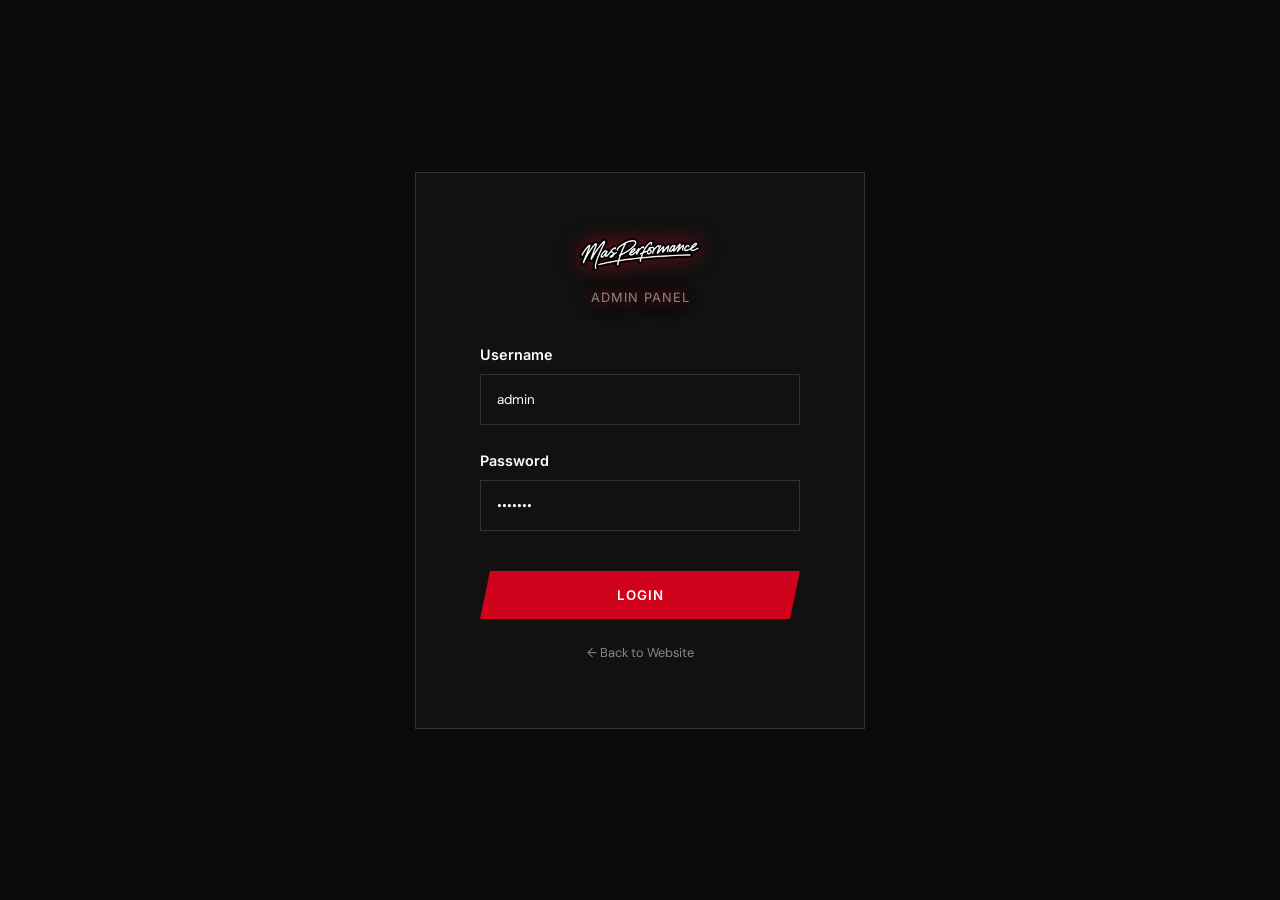
<file: admin/index.html>
<!DOCTYPE html>
<html lang="en">
<head>
  <meta charset="UTF-8">
  <meta name="viewport" content="width=device-width, initial-scale=1.0">
  <title>Admin Login | Mas Performance</title>
  <link href="https://fonts.googleapis.com/css2?family=DM+Sans:ital,wght@0,400;0,500;0,700;1,400&family=Inter:wght@400;600;700;900&display=swap" rel="stylesheet">
  <link rel="stylesheet" href="../css/style.css">
  <link rel="stylesheet" href="../css/admin.css?v=1.3">
</head>
<body class="login-body">

  <div class="login-card">
    <div class="logo admin-logo" style="border:none; padding:0; text-align:center; margin-bottom: 2rem;"><img src="../assets/images/MasPerformance.svg" alt="Mas Performance" style="height: 35px; width: auto; filter: drop-shadow(0 0 10px rgba(208, 2, 27, 0.5));"><br><span style="font-size:0.8rem; color:var(--text-muted); font-weight:400; letter-spacing:1px;">Admin Panel</span></div>
    
    <div id="login-err" style="display:none; color: var(--accent-color); text-align:center; margin-bottom: 1rem; font-size: 0.9rem;">Invalid credentials</div>

    <form id="login-form">
      <div class="form-group">
        <label>Username</label>
        <input type="text" id="username" class="form-control" value="admin" required>
      </div>
      <div class="form-group">
        <label>Password</label>
        <input type="password" id="password" class="form-control" value="mas2025" required>
      </div>
      <button type="submit" class="btn btn-primary" style="width: 100%; margin-top: 1rem;">Login</button>
    </form>
    <div style="text-align: center; margin-top: 1.5rem; font-size: 0.8rem; color: var(--text-muted);">
      <a href="../index.html">← Back to Website</a>
    </div>
  </div>

  <script src="../js/admin.js?v=1.3"></script>
</body>
</html>
</file>
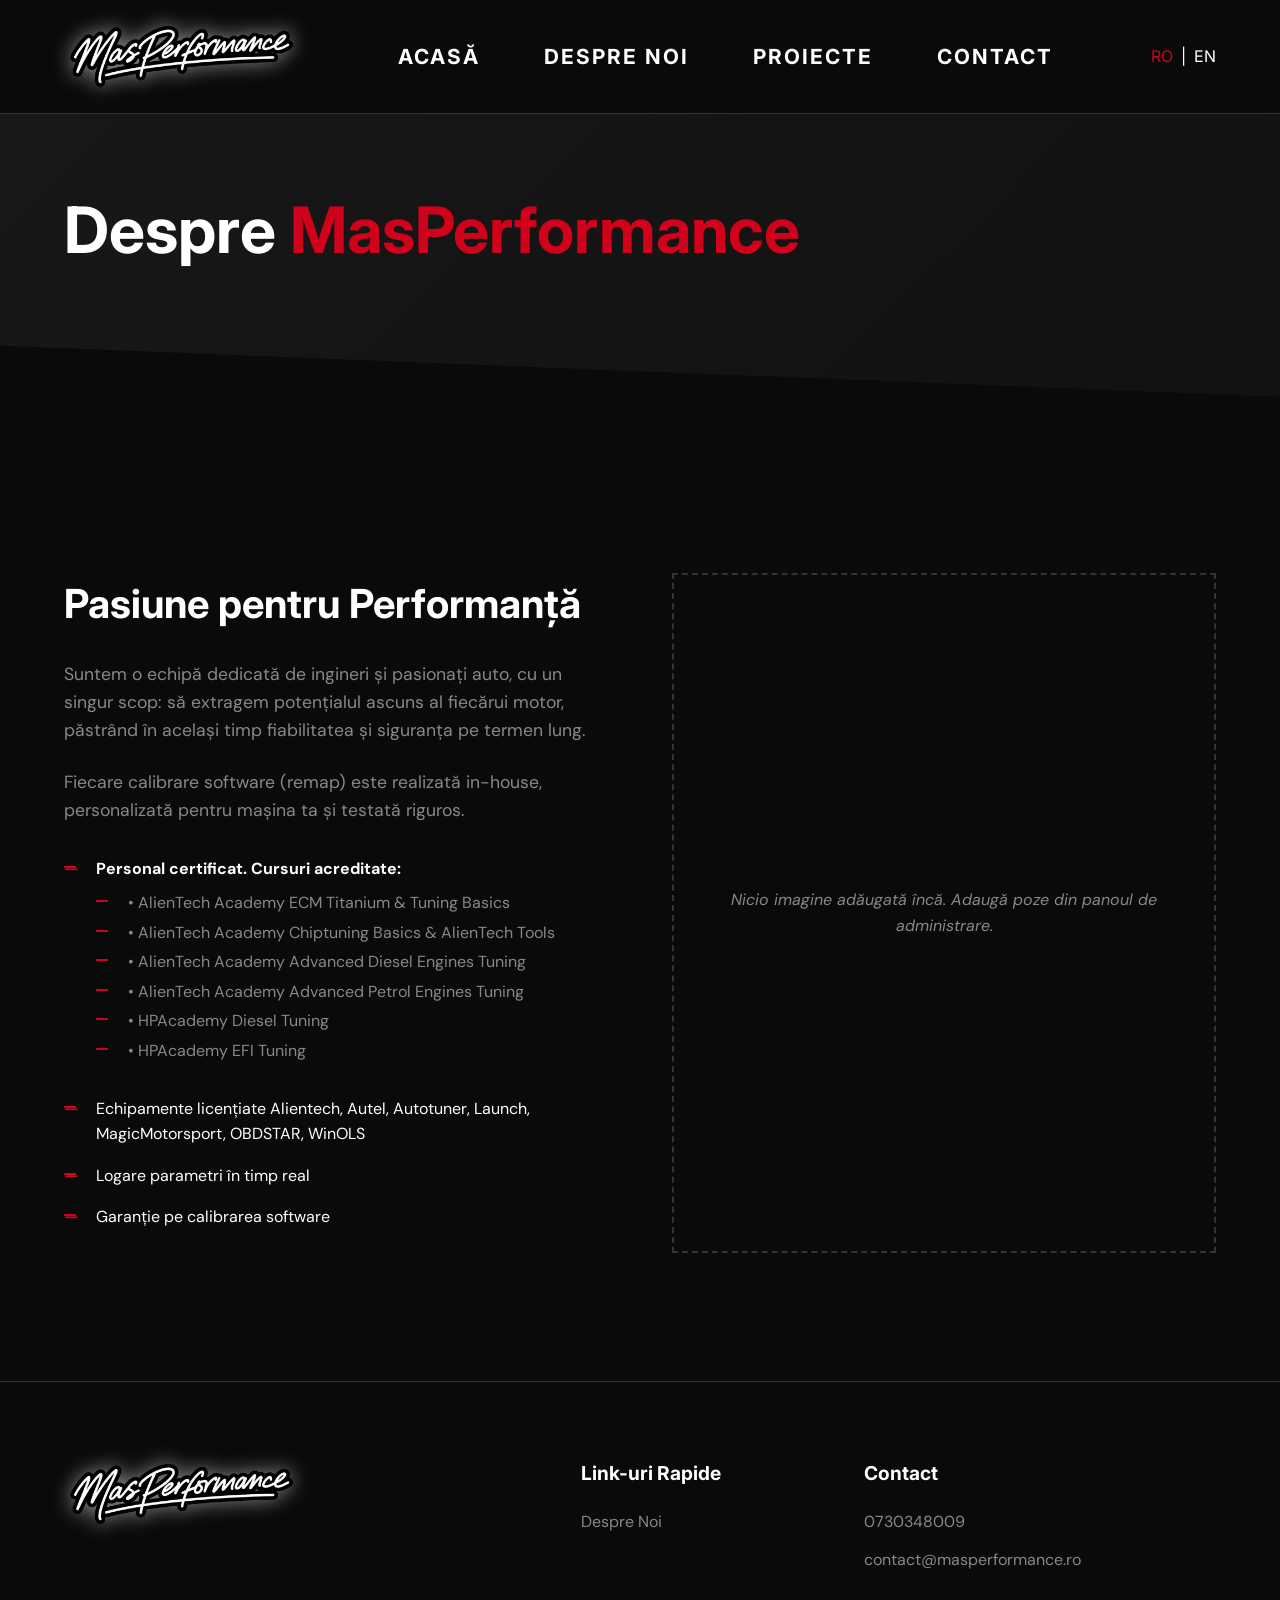
<file: about.html>
<!DOCTYPE html>
<html lang="ro">

<head>
  <meta charset="UTF-8">
  <meta name="viewport" content="width=device-width, initial-scale=1.0">
  <title>Despre Noi | Mas Performance</title>
  <link rel="preconnect" href="https://fonts.googleapis.com">
  <link rel="preconnect" href="https://fonts.gstatic.com" crossorigin>
  <link
    href="https://fonts.googleapis.com/css2?family=DM+Sans:ital,wght@0,400;0,500;0,700;1,400&family=Inter:wght@400;600;700;900&display=swap"
    rel="stylesheet">
  <link rel="stylesheet" href="css/style.css?v=1.3">
</head>

<body>

  <!-- PHP INCLUDE START: navbar -->
  <header class="navbar" style="background: rgba(10, 10, 10, 1);">
    <a href="index.html" class="logo"><img src="assets/images/MasPerformance.svg" alt="Mas Performance"
        class="logo-img"></a>
    <nav class="nav-links">
      <a href="index.html" data-lang-key="nav.home">Acasă</a>
      <a href="about.html" data-lang-key="nav.about" class="text-accent">Despre Noi</a>
      <a href="projects.html" data-lang-key="nav.projects">Proiecte</a>
      <a href="contact.html" data-lang-key="nav.contact">Contact</a>
    </nav>
    <div class="lang-switch">
      <span data-lang="ro" class="active">RO</span> | <span data-lang="en">EN</span>
    </div>
  </header>
  <!-- PHP INCLUDE END: navbar -->

  <div class="page-header">
    <h1><span data-lang-key="about.title.1">Despre</span> <span class="text-accent" data-lang-key="about.title.2">Mas
        Performance</span></h1>
  </div>

  <section class="section">
    <div class="about-grid">
      <div class="about-text">
        <h2 data-lang-key="about.heading" style="font-family: var(--font-heading); font-size: 2.5rem; margin-bottom: 2rem;">Pasiune pentru Performanță</h2>
        <p class="text-muted" data-lang-key="about.p1" style="font-size: 1.1rem; margin-bottom: 1.5rem;">Suntem o echipă dedicată de ingineri și
          pasionați auto, cu un singur scop: să extragem potențialul ascuns al fiecărui motor, păstrând în același timp
          fiabilitatea și siguranța pe termen lung.</p>
        <p class="text-muted" data-lang-key="about.p2" style="font-size: 1.1rem; margin-bottom: 2rem;">Fiecare calibrare software (remap) este
          realizată in-house, personalizată pentru mașina ta și testată riguros.</p>

        <ul style="list-style:none; margin:0;">
          <li style="margin-bottom: 1.5rem; padding-left: 2rem; position: relative;">
            <span style="position: absolute; left: 0; color: var(--accent-color); font-weight: bold;">—</span>
            <span data-lang-key="about.bullet.certified">
              <strong>Personal certificat. Cursuri acreditate:</strong>
              <ul style="list-style: none; padding-left: 0; margin-top: 0.5rem; color: var(--text-muted);">
                <li style="margin-bottom: 0.25rem;">• AlienTech Academy ECM Titanium & Tuning Basics</li>
                <li style="margin-bottom: 0.25rem;">• AlienTech Academy Chiptuning Basics & AlienTech Tools</li>
                <li style="margin-bottom: 0.25rem;">• AlienTech Academy Advanced Diesel Engines Tuning</li>
                <li style="margin-bottom: 0.25rem;">• AlienTech Academy Advanced Petrol Engines Tuning</li>
                <li style="margin-bottom: 0.25rem;">• HPAcademy Diesel Tuning</li>
                <li style="margin-bottom: 0.25rem;">• HPAcademy EFI Tuning</li>
              </ul>
            </span>
          </li>
          <li style="margin-bottom: 1rem; padding-left: 2rem; position: relative;">
            <span style="position: absolute; left: 0; color: var(--accent-color); font-weight: bold;">—</span>
            <span data-lang-key="about.bullet.licensed">Echipamente licențiate Alientech, Autel, Autotuner, Launch, MagicMotorsport, OBDSTAR, WinOLS</span>
          </li>
          <li style="margin-bottom: 1rem; padding-left: 2rem; position: relative;">
            <span style="position: absolute; left: 0; color: var(--accent-color); font-weight: bold;">—</span>
            <span data-lang-key="about.bullet.logging">Logare parametri în timp real</span>
          </li>
          <li style="margin-bottom: 1rem; padding-left: 2rem; position: relative;">
            <span style="position: absolute; left: 0; color: var(--accent-color); font-weight: bold;">—</span>
            <span data-lang-key="about.bullet.warranty">Garanție pe calibrarea software</span>
          </li>
        </ul>
      </div>
      <div class="about-img">
        <div class="gallery-carousel" data-gallery-key="about">
          <div class="carousel-track" id="carousel-track">
            <!-- Populated by JS -->
          </div>

          <!-- Navigation buttons -->
          <button class="carousel-btn carousel-btn-prev" id="carousel-prev" aria-label="Previous slide">
            <svg viewBox="0 0 24 24" fill="none" stroke="currentColor" stroke-width="2.5" stroke-linecap="round" stroke-linejoin="round"><polyline points="15 18 9 12 15 6"></polyline></svg>
          </button>
          <button class="carousel-btn carousel-btn-next" id="carousel-next" aria-label="Next slide">
            <svg viewBox="0 0 24 24" fill="none" stroke="currentColor" stroke-width="2.5" stroke-linecap="round" stroke-linejoin="round"><polyline points="9 18 15 12 9 6"></polyline></svg>
          </button>

          <!-- Dots indicator -->
          <div class="carousel-dots" id="carousel-dots"></div>
        </div>

        <!-- Fallback when no images -->
        <div id="carousel-empty" class="carousel-empty" style="display:none;">
          <p data-lang-key="about.gallery.empty">Nicio imagine adăugată încă. Adaugă poze din panoul de administrare.</p>
        </div>
      </div>
    </div>
  </section>

  <!-- PHP INCLUDE START: footer -->
  <footer class="footer">
    <div class="footer-grid">
      <div>
        <a href="index.html" class="logo footer-logo"><img src="assets/images/MasPerformance.svg" alt="Mas Performance"
            class="logo-img"></a>
      </div>
      <div>
        <h4 data-lang-key="footer.links">Link-uri Rapide</h4>
        <ul>
          <li><a href="about.html" data-lang-key="nav.about">Despre Noi</a></li>
        </ul>
      </div>
      <div>
        <h4 data-lang-key="footer.contact">Contact</h4>
        <ul>
          <li class="text-muted contact-phone">0730348009</li>
          <li class="text-muted contact-email">contact@masperformance.ro</li>
        </ul>
      </div>
    </div>
  </footer>
  <!-- PHP INCLUDE END: footer -->

  <script src="js/lang.js?v=1.3"></script>
  <script src="js/main.js?v=1.3"></script>
</body>

</html>
</file>
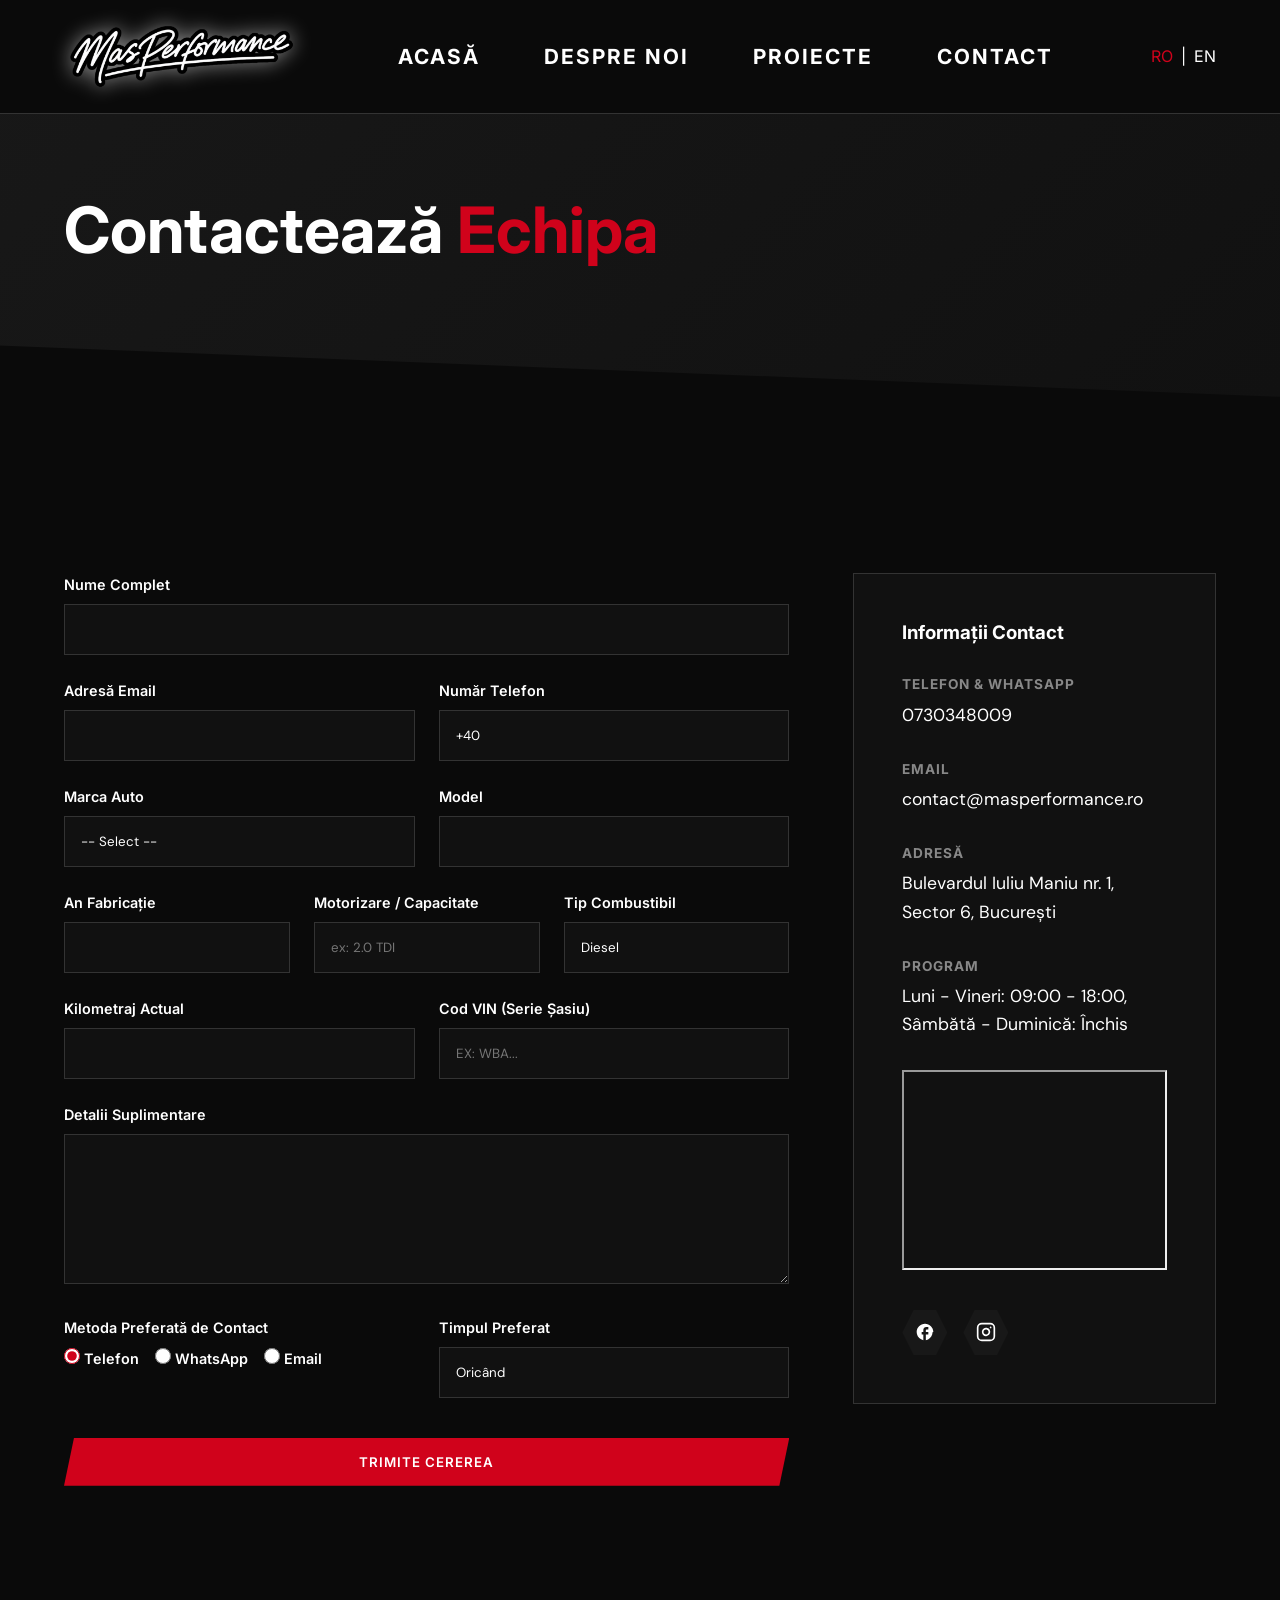
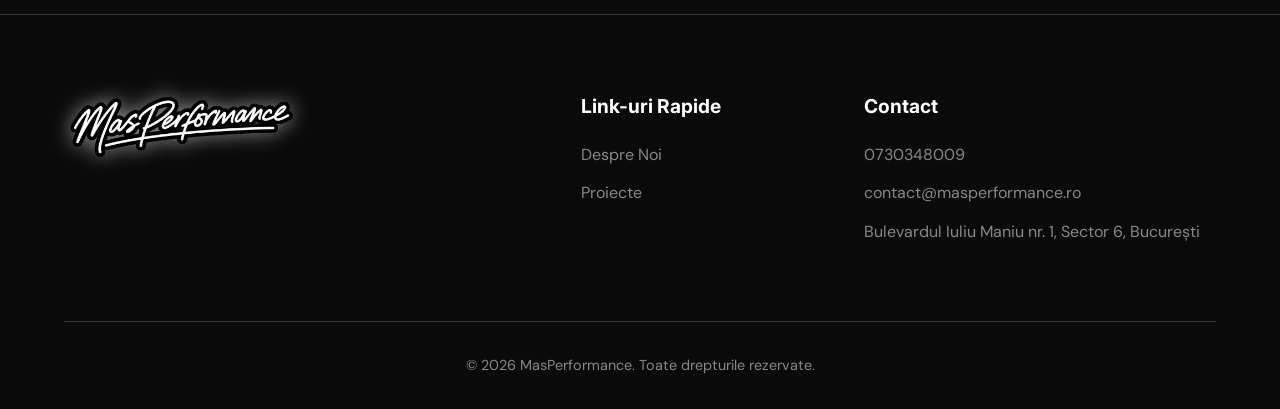
<file: contact.html>
<!DOCTYPE html>
<html lang="ro">
<head>
  <meta charset="UTF-8">
  <meta name="viewport" content="width=device-width, initial-scale=1.0">
  <title>Contact | Mas Performance</title>
  <link rel="preconnect" href="https://fonts.googleapis.com">
  <link rel="preconnect" href="https://fonts.gstatic.com" crossorigin>
  <link href="https://fonts.googleapis.com/css2?family=DM+Sans:ital,wght@0,400;0,500;0,700;1,400&family=Inter:wght@400;600;700;900&display=swap" rel="stylesheet">
  <link rel="stylesheet" href="css/style.css?v=1.3">
</head>
<body>

  <!-- PHP INCLUDE START: navbar -->
  <header class="navbar" style="background: rgba(10, 10, 10, 1);">
    <a href="index.html" class="logo"><img src="assets/images/MasPerformance.svg" alt="Mas Performance" class="logo-img"></a>
    <nav class="nav-links">
      <a href="index.html" data-lang-key="nav.home">Acasă</a>
      <a href="about.html" data-lang-key="nav.about">Despre Noi</a>
      <a href="projects.html" data-lang-key="nav.projects">Proiecte</a>
      <a href="contact.html" data-lang-key="nav.contact">Contact</a>
    </nav>
    <div class="lang-switch">
      <span data-lang="ro" class="active">RO</span> | <span data-lang="en">EN</span>
    </div>
  </header>
  <!-- PHP INCLUDE END: navbar -->

  <div class="page-header">
    <h1><span data-lang-key="contact.page.title.1">Contactează</span> <span class="text-accent" data-lang-key="contact.page.title.2">Echipa</span></h1>
  </div>

  <section class="section">
    <div class="contact-grid">
      
      <!-- Contact Form -->
      <div>
        <form id="contact-form">
          <div class="form-group">
            <label for="fullname" data-lang-key="contact.form.name">Nume Complet *</label>
            <input type="text" id="fullname" class="form-control" required>
            <div class="error-msg" data-lang-key="contact.form.error.required">Acest câmp este obligatoriu.</div>
          </div>
          
          <div style="display: grid; grid-template-columns: 1fr 1fr; gap: 1.5rem;">
            <div class="form-group">
              <label for="email" data-lang-key="contact.form.email">Adresă Email *</label>
              <input type="email" id="email" class="form-control" required>
              <div class="error-msg" data-lang-key="contact.form.error.email">Adresă de email invalidă.</div>
            </div>
            <div class="form-group">
              <label for="phone" data-lang-key="contact.form.phone">Număr Telefon *</label>
              <input type="tel" id="phone" value="+40" class="form-control" required>
              <div class="error-msg" data-lang-key="contact.form.error.phone">Număr de telefon invalid.</div>
            </div>
          </div>

          <div style="display: grid; grid-template-columns: 1fr 1fr; gap: 1.5rem;">
            <div class="form-group">
              <label for="brand" data-lang-key="contact.form.brand">Marca Auto *</label>
              <select id="brand" class="form-control" required>
                <option value="">-- Select --</option>
                <option value="Audi">Audi</option>
                <option value="BMW">BMW</option>
                <option value="Mercedes">Mercedes-Benz</option>
                <option value="VW">Volkswagen</option>
                <option value="Skoda">Skoda</option>
                <option value="Renault">Renault</option>
                <option value="Ford">Ford</option>
                <option value="Opel">Opel</option>
                <option value="Toyota">Toyota</option>
                <option value="Other">Other</option>
              </select>
              <div class="error-msg" data-lang-key="contact.form.error.required">Acest câmp este obligatoriu.</div>
            </div>
            <div class="form-group">
              <label for="model" data-lang-key="contact.form.model">Model *</label>
              <input type="text" id="model" class="form-control" required>
              <div class="error-msg" data-lang-key="contact.form.error.required">Acest câmp este obligatoriu.</div>
            </div>
          </div>

          <div style="display: grid; grid-template-columns: 1fr 1fr 1fr; gap: 1.5rem;">
            <div class="form-group">
              <label for="year" data-lang-key="contact.form.year">An Fabricație *</label>
              <input type="number" id="year" class="form-control" min="1990" max="2025" required>
              <div class="error-msg" data-lang-key="contact.form.error.short_required">Obligatoriu.</div>
            </div>
            <div class="form-group">
              <label for="engine" data-lang-key="contact.form.engine">Motorizare *</label>
              <input type="text" id="engine" class="form-control" placeholder="ex: 2.0 TDI" required>
              <div class="error-msg" data-lang-key="contact.form.error.short_required">Obligatoriu.</div>
            </div>
            <div class="form-group">
              <label for="fuel" data-lang-key="contact.form.fuel">Tip Combustibil</label>
              <select id="fuel" class="form-control">
                <option value="Diesel" data-lang-key="contact.form.fuel.diesel">Diesel</option>
                <option value="Petrol" data-lang-key="contact.form.fuel.petrol">Benzină</option>
                <option value="Hybrid" data-lang-key="contact.form.fuel.hybrid">Hibrid</option>
                <option value="Electric" data-lang-key="contact.form.fuel.electric">Electric</option>
              </select>
            </div>
          </div>

          <div style="display: grid; grid-template-columns: 1fr 1fr; gap: 1.5rem;">
            <div class="form-group">
              <label for="mileage" data-lang-key="contact.form.mileage">Kilometraj Actual (km)</label>
              <input type="number" id="mileage" class="form-control">
            </div>
            <div class="form-group">
              <label for="vin" data-lang-key="contact.form.vin">Cod VIN (Serie Șasiu)</label>
              <input type="text" id="vin" class="form-control" placeholder="ex: WBA..." maxlength="17" style="text-transform: uppercase;">
            </div>
          </div>



          <div class="form-group">
            <label for="details" data-lang-key="contact.form.details">Detalii Suplimentare</label>
            <textarea id="details" class="form-control"></textarea>
          </div>

          <div style="display: grid; grid-template-columns: 1fr 1fr; gap: 1.5rem;">
            <div class="form-group">
              <label data-lang-key="contact.form.method">Metoda Preferată de Contact</label>
              <div style="display: flex; gap: 1rem; margin-top: 0.5rem;">
                <label class="radio-label"><input type="radio" name="method" value="Phone" checked> <span data-lang-key="contact.form.method.phone">Telefon</span></label>
                <label class="radio-label"><input type="radio" name="method" value="WhatsApp"> <span data-lang-key="contact.form.method.whatsapp">WhatsApp</span></label>
                <label class="radio-label"><input type="radio" name="method" value="Email"> <span data-lang-key="contact.form.method.email">Email</span></label>
              </div>
            </div>
            <div class="form-group">
              <label for="time" data-lang-key="contact.form.time">Timpul Preferat</label>
              <select id="time" class="form-control">
                <option value="Any" data-lang-key="contact.form.time.any">Oricând</option>
                <option value="Morning" data-lang-key="contact.form.time.morning">Dimineața</option>
                <option value="Afternoon" data-lang-key="contact.form.time.afternoon">După-amiaza</option>
                <option value="Evening" data-lang-key="contact.form.time.evening">Seara</option>
              </select>
            </div>
          </div>

          <input type="submit" value="Trimite Cererea" class="btn btn-primary" style="width: 100%; margin-top: 1rem;" data-lang-key="contact.form.submit">
        </form>
      </div>

      <!-- Info Card -->
      <div>
        <div class="contact-info-card">
          <h3 style="margin-bottom: 2rem;" data-lang-key="contact.info.title">Informații Contact</h3>
          
          <div class="info-item">
            <h4 data-lang-key="contact.info.phone_whatsapp">Telefon & WhatsApp</h4>
            <p><a href="tel:0730348009" class="contact-phone">0730348009</a></p>
          </div>
          
          <div class="info-item">
            <h4 data-lang-key="contact.info.email_label">Email</h4>
            <p><a href="mailto:contact@masperformance.ro" class="contact-email">contact@masperformance.ro</a></p>
          </div>
          
          <div class="info-item">
            <h4 data-lang-key="contact.info.address">Adresă</h4>
            <p data-lang-key="contact.info.address.val" class="contact-address">Bulevardul Iuliu Maniu nr. 1, Sector 6<br>București, România</p>
          </div>
          
          <div class="info-item">
            <h4 data-lang-key="contact.info.hours">Program</h4>
            <p data-lang-key="contact.info.hours.val">Luni - Vineri: 09:00 - 18:00<br>Sâmbătă - Duminică: Închis</p>
          </div>

          <iframe src="https://www.google.com/maps/embed?pb=!1m18!1m12!1m3!1d2848.8444458310034!2d26.0469443!3d44.4363889!2m3!1f0!2f0!3f0!3m2!1i1024!2i768!4f13.1!3m3!1m2!1s0x0%3A0x0!2zNDTCsDI2JzExLjAiTiAyNsKwMDInNDkuMCJF!5e0!3m2!1sen!2sro!4v1620000000000!5m2!1sen!2sro" class="map-embed" allowfullscreen="" loading="lazy"></iframe>

          <div class="social-links">
            <a href="https://facebook.com" target="_blank" rel="noopener noreferrer" aria-label="Facebook">
              <svg viewBox="0 0 24 24" fill="currentColor">
                <path d="M22 12c0-5.52-4.48-10-10-10S2 6.48 2 12c0 4.84 3.44 8.87 8 9.8V15H8v-3h2V9.5C10 7.57 11.57 6 13.5 6H16v3h-2c-.55 0-1 .45-1 1v2h3v3h-3v6.95c4.56-.93 8-4.96 8-9.75z"/>
              </svg>
            </a>
            <a href="https://www.instagram.com/mas_performance25?igsh=ODg5ZWJieTUybDVq" target="_blank" rel="noopener noreferrer" aria-label="Instagram">
              <svg viewBox="0 0 24 24" fill="none" stroke="currentColor" stroke-width="2" stroke-linecap="round" stroke-linejoin="round">
                <rect x="2" y="2" width="20" height="20" rx="5" ry="5"></rect>
                <path d="M16 11.37A4 4 0 1 1 12.63 8 4 4 0 0 1 16 11.37z"></path>
                <line x1="17.5" y1="6.5" x2="17.51" y2="6.5"></line>
              </svg>
            </a>
            <a href="https://youtube.com" target="_blank" rel="noopener noreferrer" aria-label="YouTube">
              <svg viewBox="0 0 24 24" fill="currentColor">
                <path d="M23.498 6.163a3.003 3.003 0 0 0-2.11-2.11C19.518 3.545 12 3.545 12 3.545s-7.518 0-9.388.507a3.003 3.003 0 0 0-2.11 2.11C0 8.033 0 12 0 12s0 3.967.502 5.837a3.003 3.003 0 0 0 2.11 2.11c1.87.507 9.388.507 9.388.507s7.518 0 9.388-.507a3.003 3.003 0 0 0 2.11-2.11C24 15.967 24 12 24 12s0-3.967-.502-5.837zM9.545 15.568V8.432L15.818 12l-6.273 3.568z"/>
              </svg>
            </a>
            <a href="https://tiktok.com" target="_blank" rel="noopener noreferrer" aria-label="TikTok">
              <svg viewBox="0 0 24 24" fill="currentColor">
                <path d="M12.525.02c1.31-.02 2.61-.01 3.91-.02.08 1.53.63 3.09 1.75 4.17 1.12 1.11 2.7 1.62 4.24 1.79v4.03c-1.44-.17-2.89-.74-3.99-1.72-.08-.07-.17-.17-.25-.25v6.52c-.02 2.32-.4 4.8-2.33 6.31-1.9 1.48-4.64 1.7-6.84 1.01-2.35-.74-4.24-2.73-4.73-5.17-.6-2.95.69-6.3 3.43-7.5 1.04-.46 2.18-.62 3.31-.54V12.2c-.89-.06-1.78.11-2.58.55-.99.55-1.69 1.58-1.79 2.73-.18 2.08 1.6 3.92 3.67 3.73 1.25-.11 2.33-.99 2.65-2.2.14-.54.14-1.11.14-1.67V.02z"/>
              </svg>
            </a>
          </div>
        </div>
      </div>
      
    </div>
  </section>

  <!-- PHP INCLUDE START: footer -->
  <footer class="footer">
    <div class="footer-grid">
      <div>
        <a href="index.html" class="logo footer-logo"><img src="assets/images/MasPerformance.svg" alt="Mas Performance" class="logo-img"></a>
      </div>
      <div>
        <h4 data-lang-key="footer.links">Link-uri Rapide</h4>
        <ul>
          <li><a href="about.html" data-lang-key="nav.about">Despre Noi</a></li>
          <li><a href="projects.html" data-lang-key="nav.projects">Proiecte</a></li>
        </ul>
      </div>

      <div>
        <h4 data-lang-key="footer.contact">Contact</h4>
        <ul>
          <li class="text-muted contact-phone">0730348009</li>
          <li class="text-muted contact-email">contact@masperformance.ro</li>
          <li class="text-muted contact-address">București, România</li>
        </ul>
      </div>
    </div>
    <div class="footer-bottom" data-lang-key="footer.rights">
      © 2025 Mas Performance. Toate drepturile rezervate.
    </div>
  </footer>
  <!-- PHP INCLUDE END: footer -->

  <script src="js/lang.js?v=1.3"></script>
  <script src="js/main.js?v=1.3"></script>
</body>
</html>
</file>
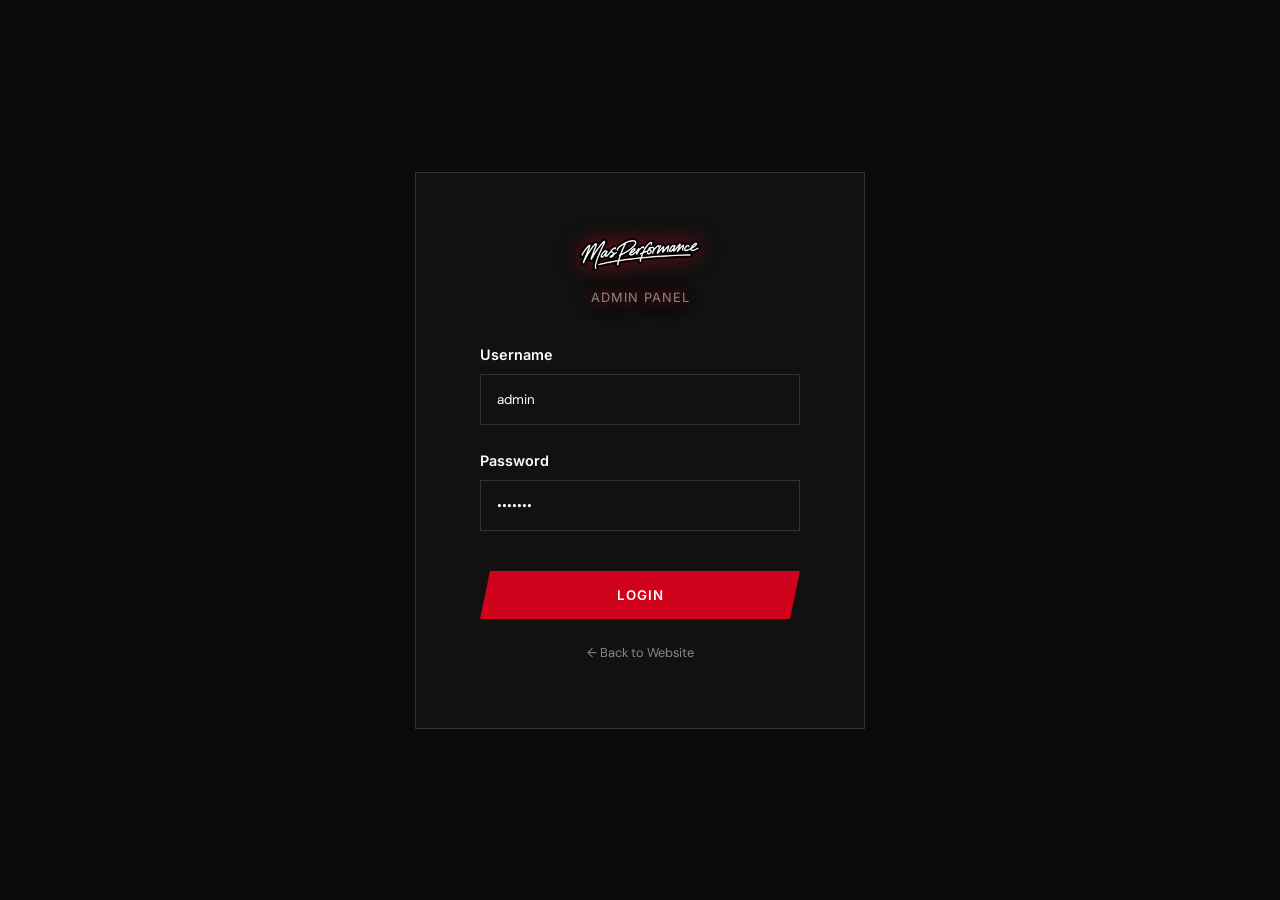
<file: admin/dashboard.html>
<!DOCTYPE html>
<html lang="en">
<head>
  <meta charset="UTF-8">
  <meta name="viewport" content="width=device-width, initial-scale=1.0">
  <title>Dashboard | Mas Performance Admin</title>
  <link href="https://fonts.googleapis.com/css2?family=DM+Sans:ital,wght@0,400;0,500;0,700;1,400&family=Inter:wght@400;600;700;900&display=swap" rel="stylesheet">
  <link rel="stylesheet" href="../css/style.css">
  <link rel="stylesheet" href="../css/admin.css?v=1.3">
</head>
<body>

  <!-- PHP INCLUDE: admin_sidebar -->
  <aside class="admin-sidebar">
    <div class="admin-logo"><img src="../assets/images/MasPerformance.svg" alt="Mas Performance" style="height: 35px; width: auto; filter: drop-shadow(0 0 10px rgba(208, 2, 27, 0.5));"></div>
    <nav class="admin-nav">
      <a href="dashboard.html" class="active">Dashboard</a>
      <a href="submissions.html">Submissions</a>
      <a href="reviews.html">Reviews</a>
      <a href="projects.html">Projects</a>
      <a href="services.html">Services</a>
      <a href="media.html">Media</a>
      <a href="database.html">Database</a>
      <a href="settings.html">Settings</a>
    </nav>
    <div class="admin-logout">
      <a href="#" id="logout-btn" style="color:var(--text-muted); font-size:0.9rem;">Logout</a>
    </div>
  </aside>

  <main class="admin-main">
    <header class="admin-header">
      <h1 style="font-family: var(--font-heading); font-size:1.5rem;">Dashboard Overview</h1>
      <a href="../index.html" target="_blank" class="btn btn-outline" style="padding: 0.5rem 1rem; font-size: 0.8rem;">View Site ↗</a>
    </header>

    <div class="admin-content">
      
      <div class="dashboard-stats">
        <div class="admin-stat-card">
          <h3>Unread Submissions</h3>
          <div class="num text-accent" id="stat-unread">0</div>
        </div>
        <div class="admin-stat-card">
          <h3>Pending Reviews</h3>
          <div class="num text-accent" id="stat-pending">0</div>
        </div>
        <div class="admin-stat-card">
          <h3>Total Reviews</h3>
          <div class="num" id="stat-reviews">0</div>
        </div>

      </div>

      <div class="admin-card">
        <div class="admin-card-header">
          <h2 style="font-family: var(--font-heading); font-size:1.2rem;">Recent Contact Submissions</h2>
          <a href="submissions.html" class="btn btn-outline btn-small">View All</a>
        </div>
        <table class="admin-table">
          <thead>
            <tr>
              <th>Name</th>
              <th>Car</th>
              <th>Date</th>
              <th>Status</th>
            </tr>
          </thead>
          <tbody id="dash-subs-tbody">
            <!-- JS populated -->
          </tbody>
        </table>
      </div>

    </div>
  </main>

  <script src="../js/admin.js?v=1.3"></script>
</body>
</html>
</file>
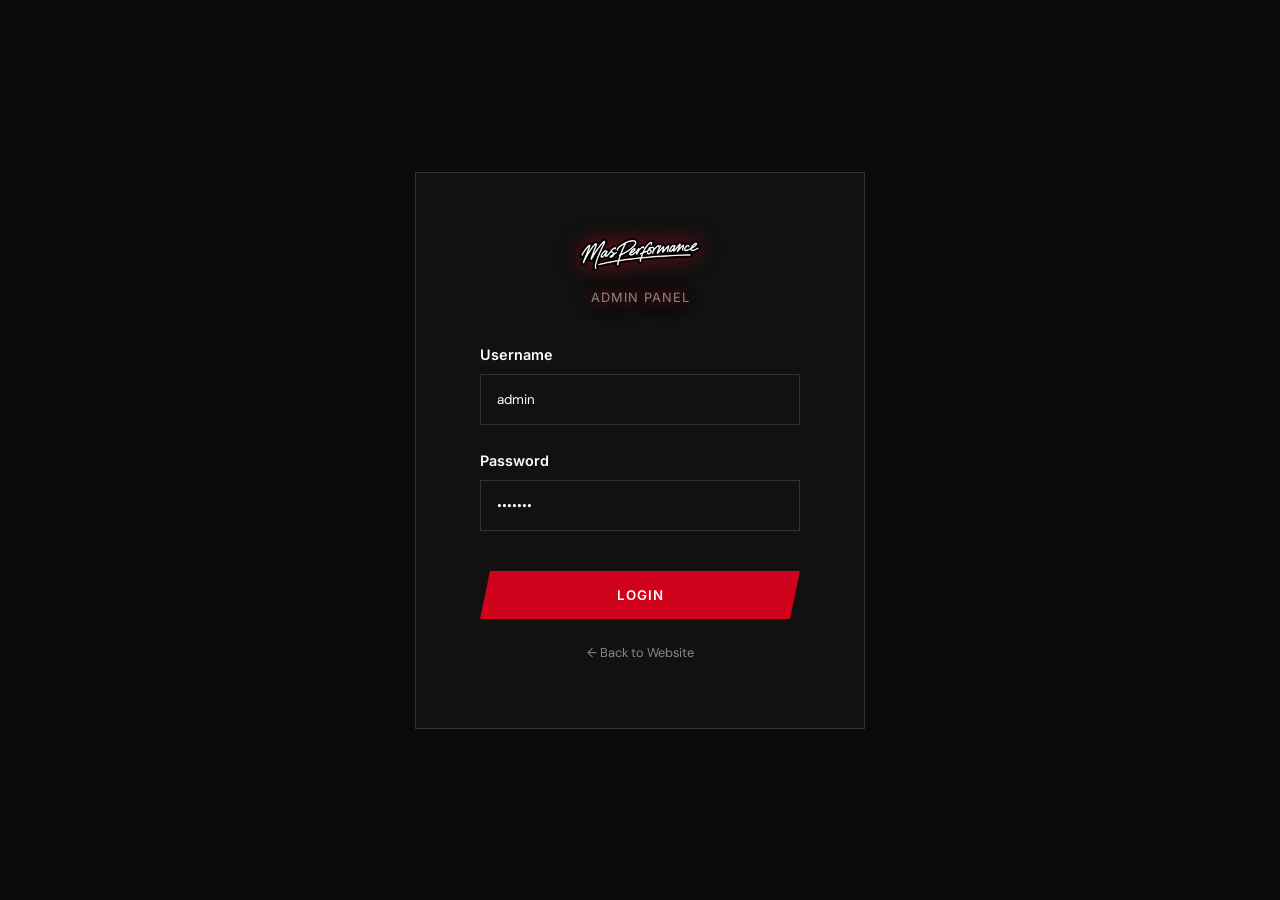
<file: admin/database.html>
<!DOCTYPE html>
<html lang="en">
<head>
  <meta charset="UTF-8">
  <meta name="viewport" content="width=device-width, initial-scale=1.0">
  <title>Database Backup | Mas Performance Admin</title>
  <link href="https://fonts.googleapis.com/css2?family=DM+Sans:ital,wght@0,400;0,500;0,700;1,400&family=Inter:wght@400;600;700;900&display=swap" rel="stylesheet">
  <link rel="stylesheet" href="../css/style.css">
  <link rel="stylesheet" href="../css/admin.css?v=1.3">
</head>
<body>

  <!-- PHP INCLUDE: admin_sidebar -->
  <aside class="admin-sidebar">
    <div class="admin-logo"><img src="../assets/images/MasPerformance.svg" alt="Mas Performance" style="height: 35px; width: auto; filter: drop-shadow(0 0 10px rgba(208, 2, 27, 0.5));"></div>
    <nav class="admin-nav">
      <a href="dashboard.html">Dashboard</a>
      <a href="submissions.html">Submissions</a>
      <a href="reviews.html">Reviews</a>
      <a href="projects.html">Projects</a>
      <a href="services.html">Services</a>
      <a href="media.html">Media</a>
      <a href="database.html" class="active">Database</a>
      <a href="settings.html">Settings</a>
    </nav>
    <div class="admin-logout">
      <a href="#" id="logout-btn" style="color:var(--text-muted); font-size:0.9rem;">Logout</a>
    </div>
  </aside>

  <main class="admin-main">
    <header class="admin-header">
      <h1 style="font-family: var(--font-heading); font-size:1.5rem;">Database Backup</h1>
      <button class="btn btn-primary" id="btn-download-sql" style="clip-path: none;">Download SQL Backup 💾</button>
    </header>

    <div class="admin-content">
      
      <div class="dashboard-stats" style="grid-template-columns: repeat(4, 1fr); margin-bottom: 2rem;">
        <div class="admin-stat-card">
          <h3>Settings Keys</h3>
          <div class="num text-accent" id="db-stat-settings">0</div>
        </div>
        <div class="admin-stat-card">
          <h3>Submissions</h3>
          <div class="num text-accent" id="db-stat-submissions">0</div>
        </div>
        <div class="admin-stat-card">
          <h3>Reviews</h3>
          <div class="num" id="db-stat-reviews">0</div>
        </div>
        <div class="admin-stat-card">
          <h3>Projects</h3>
          <div class="num" id="db-stat-projects">0</div>
        </div>
      </div>

      <div class="admin-card" style="padding: 2.5rem; margin-bottom: 2rem;">
        <h2 style="font-family: var(--font-heading); font-size:1.3rem; margin-bottom: 1rem; color: var(--text-primary);">Export Database to SQL</h2>
        <p class="text-muted" style="line-height: 1.6; margin-bottom: 1.5rem;">
          Această secțiune vă permite să generați și să descărcați o copie completă de siguranță a bazei de date a site-ului Mas Performance în format SQL. 
          Fișierul generat conține structurile tabelelor (<code>CREATE TABLE</code>) și toate înregistrările curente stocate local (<code>INSERT INTO</code>) pentru setările site-ului, proiectele active, testimoniale și formularele de contact depuse.
        </p>
        <div style="background: rgba(255,255,255,0.03); border: 1px solid var(--border-color); padding: 1.5rem; border-radius: 4px; font-family: monospace; font-size: 0.85rem; color: var(--text-muted); overflow-x: auto; white-space: pre;">-- Exemplu structură export SQL:
CREATE TABLE `site_settings` (
  `key` varchar(100) NOT NULL,
  `value` text,
  PRIMARY KEY (`key`)
);

CREATE TABLE `projects` (
  `id` bigint(20) NOT NULL,
  `title` varchar(255) DEFAULT NULL,
  `desc_ro` text,
  `desc_en` text,
  `stock` varchar(100) DEFAULT NULL,
  `tuned` varchar(100) DEFAULT NULL,
  `image` text,
  PRIMARY KEY (`id`)
);</div>
      </div>

    </div>
  </main>

  <script src="../js/admin.js?v=1.3"></script>
</body>
</html>
</file>
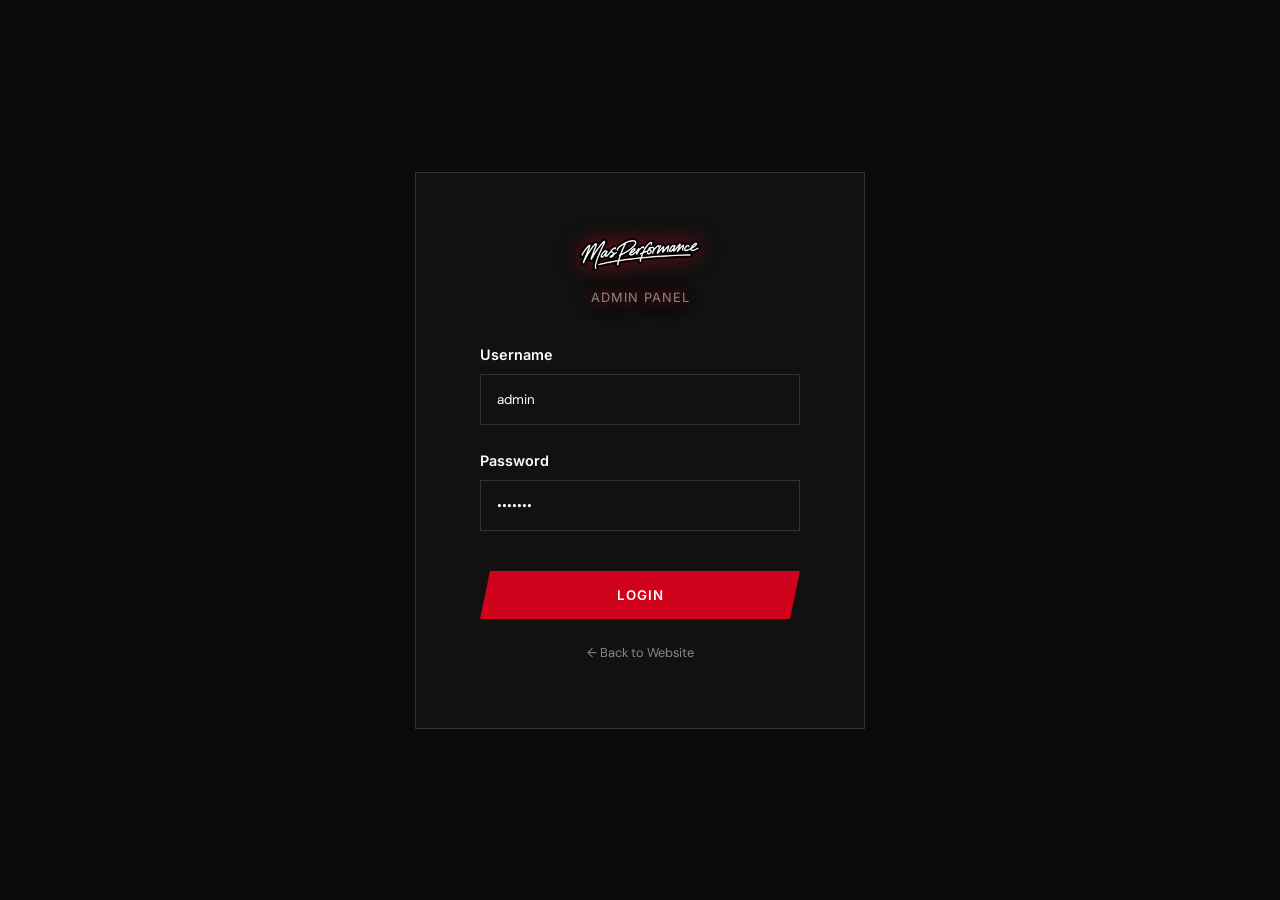
<file: admin/media.html>
<!DOCTYPE html>
<html lang="en">
<head>
  <meta charset="UTF-8">
  <meta name="viewport" content="width=device-width, initial-scale=1.0">
  <title>Media | Mas Performance Admin</title>
  <link href="https://fonts.googleapis.com/css2?family=DM+Sans:ital,wght@0,400;0,500;0,700;1,400&family=Inter:wght@400;600;700;900&display=swap" rel="stylesheet">
  <link rel="stylesheet" href="../css/style.css">
  <link rel="stylesheet" href="../css/admin.css?v=1.3">
</head>
<body>

  <!-- PHP INCLUDE: admin_sidebar -->
  <aside class="admin-sidebar">
    <div class="admin-logo"><img src="../assets/images/MasPerformance.svg" alt="Mas Performance" style="height: 35px; width: auto; filter: drop-shadow(0 0 10px rgba(208, 2, 27, 0.5));"></div>
    <nav class="admin-nav">
      <a href="dashboard.html">Dashboard</a>
      <a href="submissions.html">Submissions</a>
      <a href="reviews.html">Reviews</a>
      <a href="projects.html">Projects</a>
      <a href="services.html">Services</a>
      <a href="media.html" class="active">Media</a>
      <a href="database.html">Database</a>
      <a href="settings.html">Settings</a>
    </nav>
    <div class="admin-logout">
      <a href="#" id="logout-btn" style="color:var(--text-muted); font-size:0.9rem;">Logout</a>
    </div>
  </aside>

  <main class="admin-main">
    <header class="admin-header">
      <h1 style="font-family: var(--font-heading); font-size:1.5rem;">Media Library</h1>
    </header>

    <div class="admin-content">

      <!-- Chapter Tabs -->
      <div class="media-chapters">
        <nav class="media-tab-nav">
          <button class="media-tab-btn active" data-tab="all" id="tab-btn-all">
            <svg viewBox="0 0 24 24" fill="none" stroke="currentColor" stroke-width="2" width="16" height="16"><rect x="3" y="3" width="18" height="18" rx="2" ry="2"/><line x1="3" y1="9" x2="21" y2="9"/><line x1="9" y1="21" x2="9" y2="9"/></svg>
            Toate Imaginile
          </button>
          <button class="media-tab-btn" data-tab="general" id="tab-btn-general">
            <svg viewBox="0 0 24 24" fill="none" stroke="currentColor" stroke-width="2" width="16" height="16"><rect x="3" y="3" width="7" height="7"/><rect x="14" y="3" width="7" height="7"/><rect x="14" y="14" width="7" height="7"/><rect x="3" y="14" width="7" height="7"/></svg>
            General
          </button>
          <button class="media-tab-btn" data-tab="about" id="tab-btn-about">
            <svg viewBox="0 0 24 24" fill="none" stroke="currentColor" stroke-width="2" width="16" height="16"><path d="M20 7H4a2 2 0 00-2 2v6a2 2 0 002 2h16a2 2 0 002-2V9a2 2 0 00-2-2z"/><path d="M16 3H8v4h8V3z"/></svg>
            Despre Noi
          </button>
        </nav>
      </div>

      <!-- ======================================================= -->
      <!-- TAB: Toate Imaginile (unified overview across every category) -->
      <!-- ======================================================= -->
      <div class="media-panel active" id="panel-all">

        <div class="media-chapter-header">
          <div>
            <h2 style="font-family: var(--font-heading); font-size:1.4rem; margin-bottom: 0.5rem;">
              <span class="text-accent">Toate Imaginile</span>
            </h2>
            <p style="color: var(--text-muted); font-size: 0.9rem;">Toate imaginile deja încărcate, grupate pe categorii. Șterge de aici orice poză nu mai e nevoie.</p>
          </div>
        </div>

        <div id="all-media-overview">
          <!-- Dynamically populated via JS -->
        </div>

      </div>

      <!-- ======================================================= -->
      <!-- TAB: General (existing media library) -->
      <!-- ======================================================= -->
      <div class="media-panel" id="panel-general" style="display:none;">

        <div class="drop-zone" id="media-drop-zone">
          <h3 style="font-family: var(--font-heading); margin-bottom: 0.5rem; color: var(--text-primary);">Drag &amp; Drop images here</h3>
          <p>or click to browse</p>
          <input type="file" id="media-file-input" accept="image/*" multiple style="display: none;">
        </div>

        <div class="url-upload-form">
          <h3>Adaugă din URL:</h3>
          <form id="url-upload-form">
            <input type="url" id="url-upload-input" placeholder="Introduceți linkul imaginii (ex: https://site.com/poza.jpg)" required>
            <button type="submit" class="btn btn-primary btn-small" style="padding: 0.5rem 1.5rem; clip-path: none;">Adaugă</button>
          </form>
        </div>

        <div class="admin-card" style="padding: 2rem;">
          <h2 style="font-family: var(--font-heading); font-size:1.2rem; margin-bottom: 1.5rem;">Uploaded Files</h2>
          <div class="media-grid" id="admin-media-grid">
            <!-- Dynamically populated via JS -->
          </div>
        </div>

      </div>

      <!-- ======================================================= -->
      <!-- TAB: Despre Noi – Galerie Foto Carousel -->
      <!-- ======================================================= -->
      <div class="media-panel" id="panel-about" style="display:none;">

        <div class="media-chapter-header">
          <div>
            <h2 style="font-family: var(--font-heading); font-size:1.4rem; margin-bottom: 0.5rem;">
              <span class="text-accent">Despre Noi</span> — Galerie Foto
            </h2>
            <p style="color: var(--text-muted); font-size: 0.9rem;">Pozele adăugate aici vor apărea în carousel-ul de pe pagina <strong>Despre Noi</strong>. Ordinea din grilă este ordinea în carousel.</p>
          </div>
          <div style="display:flex; gap:0.75rem; align-items:center; flex-shrink:0;">
            <span id="about-gallery-count" style="color:var(--text-muted); font-size:0.85rem;"></span>
            <button class="btn btn-outline btn-small" id="about-clear-all-btn" style="clip-path: none;">Șterge Toate</button>
          </div>
        </div>

        <div class="drop-zone" id="about-drop-zone">
          <h3 style="font-family: var(--font-heading); margin-bottom: 0.5rem; color: var(--text-primary);">Drag &amp; Drop imagini pentru Despre Noi</h3>
          <p>sau click pentru a selecta fișiere</p>
          <input type="file" id="about-file-input" accept="image/*" multiple style="display: none;">
        </div>

        <div class="url-upload-form">
          <h3>Adaugă din URL:</h3>
          <form id="about-url-form">
            <input type="url" id="about-url-input" placeholder="https://..." required>
            <button type="submit" class="btn btn-primary btn-small" style="padding: 0.5rem 1.5rem; clip-path: none;">Adaugă</button>
          </form>
        </div>

        <div class="admin-card" style="padding: 2rem;">
          <div style="display:flex; justify-content:space-between; align-items:center; margin-bottom: 1.5rem;">
            <h2 style="font-family: var(--font-heading); font-size:1.2rem;">Imagini Carousel</h2>
            <p style="color:var(--text-muted); font-size:0.8rem;">Folosiți ↑ ↓ pentru a reordona imaginile</p>
          </div>
          <div class="media-grid" id="about-media-grid">
            <!-- Dynamically populated via JS -->
          </div>
          <div id="about-gallery-empty" style="display:none; text-align:center; padding: 3rem; color:var(--text-muted); border: 2px dashed var(--border-color);">
            <p style="font-size:1.1rem; margin-bottom: 0.5rem;">Nicio imagine adăugată</p>
            <p style="font-size:0.85rem;">Adaugă poze prin drag&amp;drop sau URL pentru a le afișa în carousel</p>
          </div>
        </div>

      </div>

    </div>
  </main>

  <script src="../js/admin.js?v=1.3"></script>
</body>
</html>
</file>
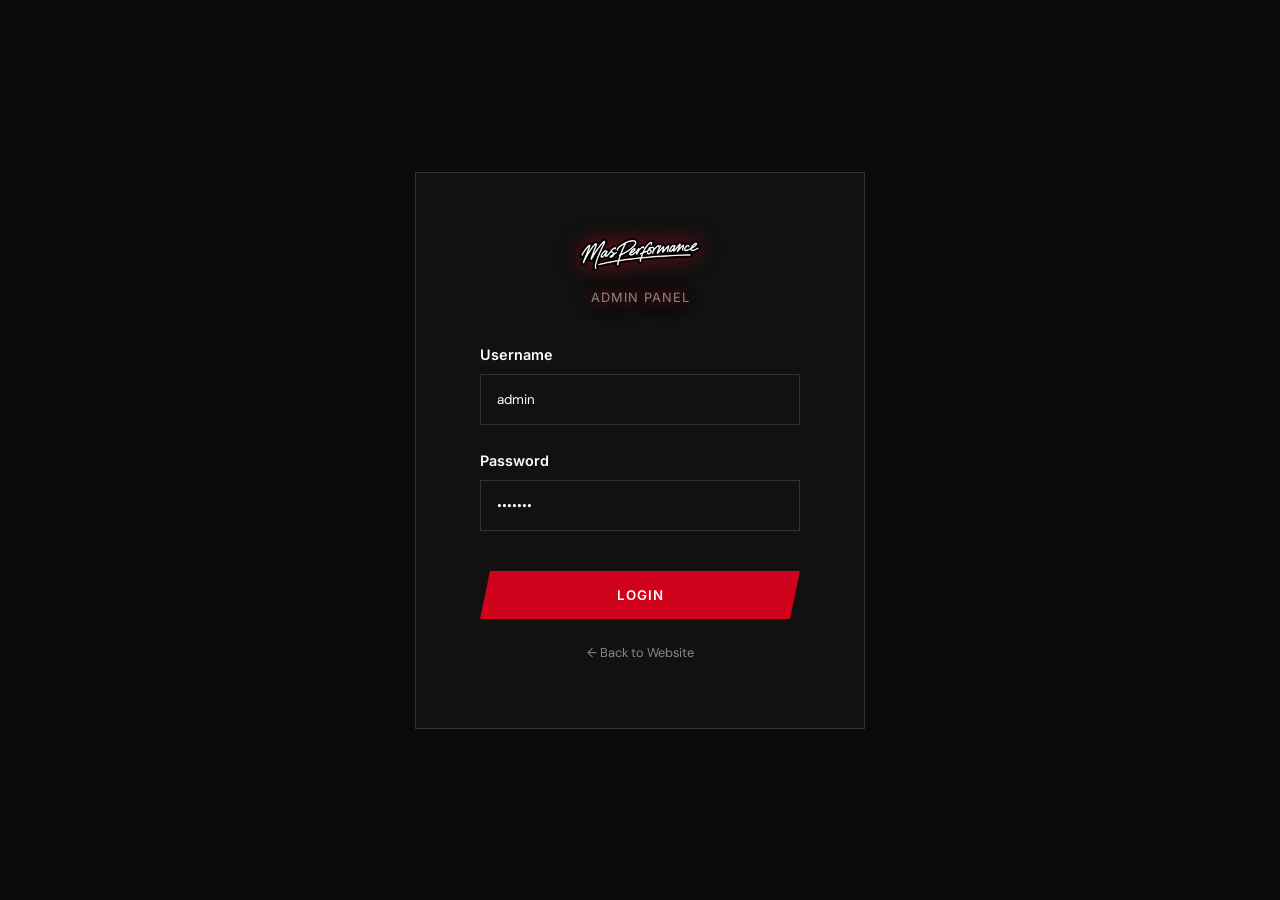
<file: admin/projects.html>
<!DOCTYPE html>
<html lang="en">
<head>
  <meta charset="UTF-8">
  <meta name="viewport" content="width=device-width, initial-scale=1.0">
  <title>Projects | Mas Performance Admin</title>
  <link href="https://fonts.googleapis.com/css2?family=DM+Sans:ital,wght@0,400;0,500;0,700;1,400&family=Inter:wght@400;600;700;900&display=swap" rel="stylesheet">
  <link rel="stylesheet" href="../css/style.css">
  <link rel="stylesheet" href="../css/admin.css?v=1.3">
</head>
<body>

  <!-- PHP INCLUDE: admin_sidebar -->
  <aside class="admin-sidebar">
    <div class="admin-logo"><img src="../assets/images/MasPerformance.svg" alt="Mas Performance" style="height: 35px; width: auto; filter: drop-shadow(0 0 10px rgba(208, 2, 27, 0.5));"></div>
    <nav class="admin-nav">
      <a href="dashboard.html">Dashboard</a>
      <a href="submissions.html">Submissions</a>
      <a href="reviews.html">Reviews</a>
      <a href="projects.html" class="active">Projects</a>
      <a href="services.html">Services</a>
      <a href="media.html">Media</a>
      <a href="database.html">Database</a>
      <a href="settings.html">Settings</a>
    </nav>
    <div class="admin-logout">
      <a href="#" id="logout-btn" style="color:var(--text-muted); font-size:0.9rem;">Logout</a>
    </div>
  </aside>

  <main class="admin-main">
    <header class="admin-header">
      <h1 style="font-family: var(--font-heading); font-size:1.5rem;">Project Management</h1>
      <button class="btn btn-primary" id="add-project-btn">Add Project</button>
    </header>

    <div class="admin-content">
      <div class="admin-card">
        <table class="admin-table">
          <thead>
            <tr>
              <th>Image</th>
              <th>Title</th>
              <th>Description (RO / EN)</th>
              <th>Stats (Stock / Tuned)</th>
              <th>Actions</th>
            </tr>
          </thead>
          <tbody id="projects-tbody">
            <!-- Dynamically populated via JS -->
          </tbody>
        </table>
      </div>
    </div>
  </main>

  <!-- Project Manage Modal -->
  <div id="project-modal" class="modal-overlay">
    <div class="modal-content" style="max-width: 700px;">
      <button class="modal-close" onclick="closeModal('project-modal')">&times;</button>
      <h2 id="modal-title" style="font-family: var(--font-heading); font-size:1.3rem; margin-bottom: 1.5rem;">Manage Project</h2>
      
      <form id="project-form">
        <input type="hidden" id="project-id">
        
        <div class="form-group">
          <label for="project-title">Project Title</label>
          <input type="text" id="project-title" class="form-control" placeholder="e.g. BMW M4 (F82)" required>
        </div>

        <div style="display: grid; grid-template-columns: 1fr 1fr; gap: 1rem;">
          <div class="form-group">
            <label for="project-desc-ro">Description (Romanian)</label>
            <textarea id="project-desc-ro" class="form-control" style="min-height: 80px;" placeholder="Descrierea proiectului în română" required></textarea>
          </div>
          <div class="form-group">
            <label for="project-desc-en">Description (English)</label>
            <textarea id="project-desc-en" class="form-control" style="min-height: 80px;" placeholder="Project description in English" required></textarea>
          </div>
        </div>

        <div style="display: grid; grid-template-columns: 1fr 1fr; gap: 1rem;">
          <div class="form-group">
            <label for="project-stock">Stock Stats</label>
            <input type="text" id="project-stock" class="form-control" placeholder="e.g. 431 HP / 550 Nm" required>
          </div>
          <div class="form-group">
            <label for="project-tuned">Tuned Stats</label>
            <input type="text" id="project-tuned" class="form-control" placeholder="e.g. 540 HP / 750 Nm" required>
          </div>
        </div>

        <!-- Project Media upload inside Project modal -->
        <div class="form-group">
          <label style="display: block; margin-bottom: 0.5rem;">Project Images</label>

          <div class="drop-zone" id="project-img-drop-zone" style="padding: 1.5rem 1rem; margin-bottom: 0.75rem; border-width: 2px; border-style: dashed;">
            <h4 style="font-size: 0.85rem; margin-bottom: 0.25rem;">Drag images here</h4>
            <p style="font-size: 0.75rem;">or click to upload (multiple allowed)</p>
            <input type="file" id="project-img-file-input" accept="image/*" multiple style="display: none;">
          </div>

          <div id="project-img-url-form" style="display: flex; gap: 0.5rem; margin-bottom: 1rem;">
            <input type="url" id="project-img-url-input" class="form-control" placeholder="Or paste image URL here" style="padding: 0.5rem 0.75rem; font-size: 0.8rem;">
            <button type="button" id="project-img-url-add-btn" class="btn btn-outline btn-small" style="clip-path: none; flex-shrink: 0;">Add</button>
          </div>

          <div class="media-grid" id="project-img-grid" style="grid-template-columns: repeat(auto-fill, minmax(90px, 1fr));"></div>
          <p id="project-img-empty" style="color: var(--text-muted); font-size: 0.8rem; display: none;">Nicio imagine adăugată încă.</p>
        </div>

        <div style="display: flex; justify-content: flex-end; gap: 1rem; margin-top: 2rem;">
          <button type="button" class="btn btn-outline" onclick="closeModal('project-modal')">Cancel</button>
          <button type="submit" class="btn btn-primary" style="clip-path: none;">Save Project</button>
        </div>
      </form>
    </div>
  </div>

  <script src="../js/admin.js?v=1.3"></script>
</body>
</html>
</file>
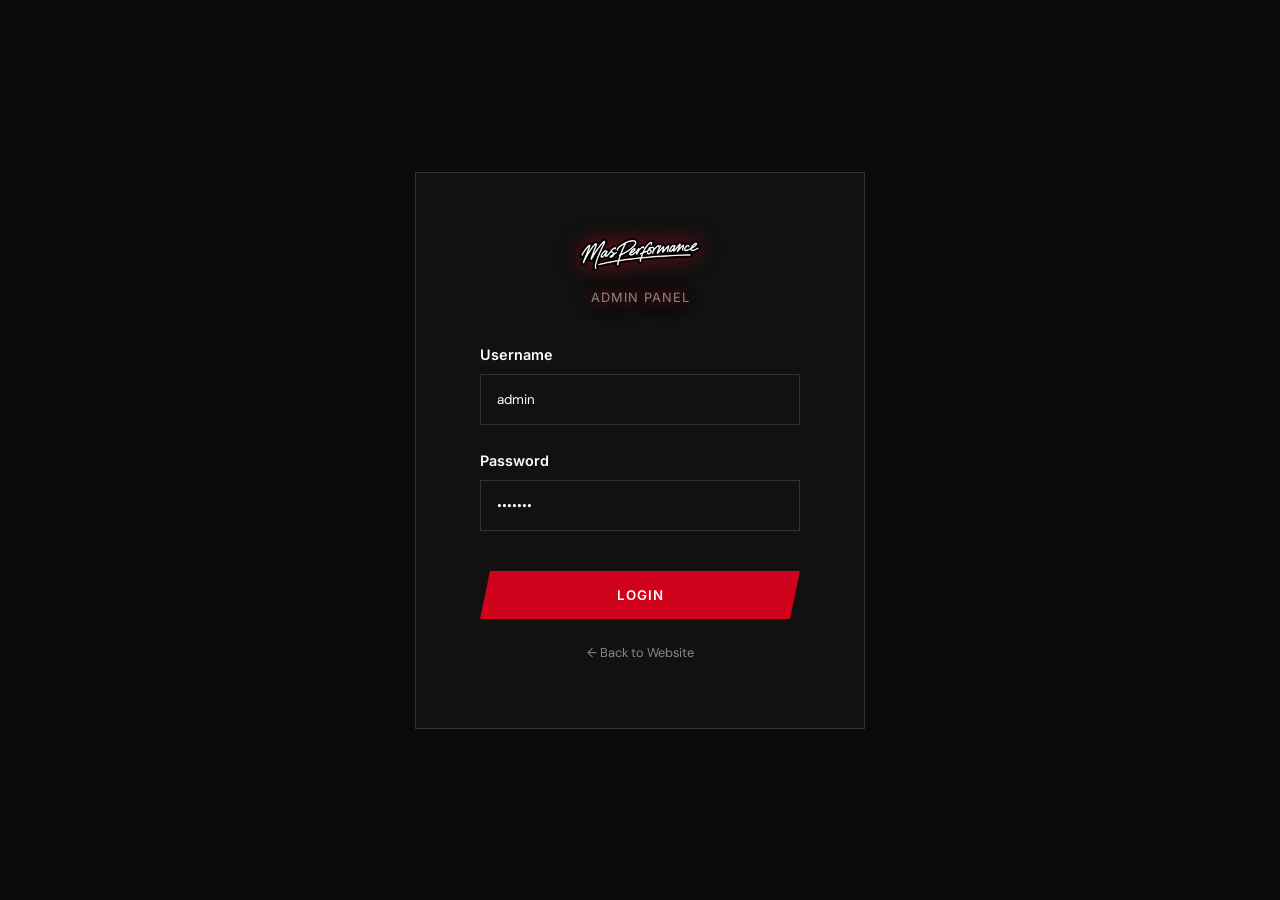
<file: admin/reviews.html>
<!DOCTYPE html>
<html lang="en">
<head>
  <meta charset="UTF-8">
  <meta name="viewport" content="width=device-width, initial-scale=1.0">
  <title>Reviews | Mas Performance Admin</title>
  <link href="https://fonts.googleapis.com/css2?family=DM+Sans:ital,wght@0,400;0,500;0,700;1,400&family=Inter:wght@400;600;700;900&display=swap" rel="stylesheet">
  <link rel="stylesheet" href="../css/style.css">
  <link rel="stylesheet" href="../css/admin.css?v=1.3">
</head>
<body>

  <!-- PHP INCLUDE: admin_sidebar -->
  <aside class="admin-sidebar">
    <div class="admin-logo"><img src="../assets/images/MasPerformance.svg" alt="Mas Performance" style="height: 35px; width: auto; filter: drop-shadow(0 0 10px rgba(208, 2, 27, 0.5));"></div>
    <nav class="admin-nav">
      <a href="dashboard.html">Dashboard</a>
      <a href="submissions.html">Submissions</a>
      <a href="reviews.html" class="active">Reviews</a>
      <a href="projects.html">Projects</a>
      <a href="services.html">Services</a>
      <a href="media.html">Media</a>
      <a href="database.html">Database</a>
      <a href="settings.html">Settings</a>
    </nav>
    <div class="admin-logout">
      <a href="#" id="logout-btn" style="color:var(--text-muted); font-size:0.9rem;">Logout</a>
    </div>
  </aside>

  <main class="admin-main">
    <header class="admin-header">
      <h1 style="font-family: var(--font-heading); font-size:1.5rem;">Customer Reviews</h1>
      <button class="btn btn-primary" id="add-review-btn">Add Review</button>
    </header>

    <div class="admin-content">
      <div class="admin-card">
        <table class="admin-table">
          <thead>
            <tr>
              <th>Customer</th>
              <th>Car</th>
              <th>Rating</th>
              <th>Status</th>
              <th>Actions</th>
            </tr>
          </thead>
          <tbody id="reviews-tbody">
            <!-- JS populated -->
          </tbody>
        </table>
      </div>
    </div>
  </main>

  <!-- Review Manage Modal -->
  <div id="review-modal" class="modal-overlay">
    <div class="modal-content" style="max-width: 600px; padding: 2rem; background: var(--surface-1); border: 1px solid var(--border-color); color: var(--text-primary);">
      <button class="modal-close" onclick="closeModal('review-modal')" style="background: none; border: none; color: var(--text-muted); font-size: 1.5rem; cursor: pointer; position: absolute; top: 1rem; right: 1rem;">&times;</button>
      <h2 id="review-modal-title" style="font-family: var(--font-heading); font-size:1.4rem; margin-bottom: 1.5rem; color: var(--accent-color);">Manage Review</h2>
      
      <form id="review-form">
        <input type="hidden" id="review-id">
        
        <div class="form-group">
          <label for="review-customer">Customer Name</label>
          <input type="text" id="review-customer" class="form-control" required placeholder="e.g. Andrei Popescu">
        </div>
        
        <div class="form-group">
          <label for="review-car">Car Model</label>
          <input type="text" id="review-car" class="form-control" required placeholder="e.g. BMW F30 320d">
        </div>
        
        <div style="display: grid; grid-template-columns: 1fr 1fr; gap: 1rem;">
          <div class="form-group">
            <label for="review-rating">Rating</label>
            <select id="review-rating" class="form-control" required>
              <option value="5">★★★★★ (5 Stars)</option>
              <option value="4">★★★★☆ (4 Stars)</option>
              <option value="3">★★★☆☆ (3 Stars)</option>
              <option value="2">★★☆☆☆ (2 Stars)</option>
              <option value="1">★☆☆☆☆ (1 Star)</option>
            </select>
          </div>
          <div class="form-group">
            <label for="review-status">Status</label>
            <select id="review-status" class="form-control" required>
              <option value="1">Approved</option>
              <option value="0">Pending</option>
            </select>
          </div>
        </div>
        
        <div class="form-group">
          <label for="review-text">Review Text</label>
          <textarea id="review-text" class="form-control" style="min-height: 100px;" required placeholder="Customer review text..."></textarea>
        </div>
        
        <div style="display: flex; justify-content: flex-end; gap: 1rem; margin-top: 2rem;">
          <button type="button" class="btn btn-outline" onclick="closeModal('review-modal')">Cancel</button>
          <button type="submit" class="btn btn-primary" style="clip-path: none;">Save Review</button>
        </div>
      </form>
    </div>
  </div>

  <script src="../js/admin.js?v=1.3"></script>
</body>
</html>
</file>
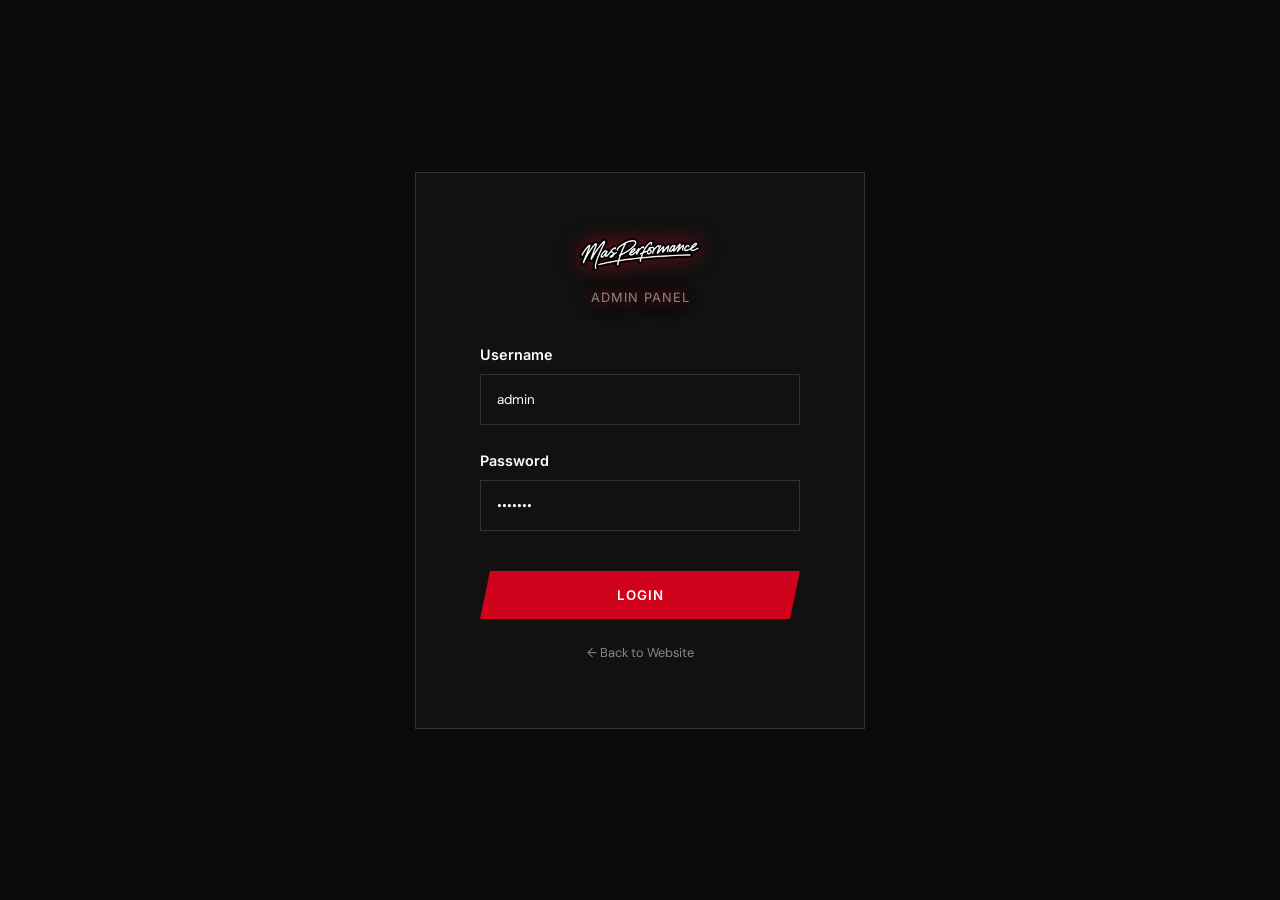
<file: admin/services.html>
<!DOCTYPE html>
<html lang="en">
<head>
  <meta charset="UTF-8">
  <meta name="viewport" content="width=device-width, initial-scale=1.0">
  <title>Services | Mas Performance Admin</title>
  <link href="https://fonts.googleapis.com/css2?family=DM+Sans:ital,wght@0,400;0,500;0,700;1,400&family=Inter:wght@400;600;700;900&display=swap" rel="stylesheet">
  <link rel="stylesheet" href="../css/style.css">
  <link rel="stylesheet" href="../css/admin.css?v=1.3">
</head>
<body>

  <!-- PHP INCLUDE: admin_sidebar -->
  <aside class="admin-sidebar">
    <div class="admin-logo"><img src="../assets/images/MasPerformance.svg" alt="Mas Performance" style="height: 35px; width: auto; filter: drop-shadow(0 0 10px rgba(208, 2, 27, 0.5));"></div>
    <nav class="admin-nav">
      <a href="dashboard.html">Dashboard</a>
      <a href="submissions.html">Submissions</a>
      <a href="reviews.html">Reviews</a>
      <a href="projects.html">Projects</a>
      <a href="services.html" class="active">Services</a>
      <a href="media.html">Media</a>
      <a href="database.html">Database</a>
      <a href="settings.html">Settings</a>
    </nav>
    <div class="admin-logout">
      <a href="#" id="logout-btn" style="color:var(--text-muted); font-size:0.9rem;">Logout</a>
    </div>
  </aside>

  <main class="admin-main">
    <header class="admin-header">
      <h1 style="font-family: var(--font-heading); font-size:1.5rem;">Services</h1>
      <button class="btn btn-primary" id="add-service-btn">Add Service</button>
    </header>

    <div class="admin-content">
      <div class="admin-card">
        <table class="admin-table">
          <thead>
            <tr>
              <th>#</th>
              <th>Title (RO / EN)</th>
              <th>Description (RO / EN)</th>
              <th>Actions</th>
            </tr>
          </thead>
          <tbody id="services-tbody">
            <!-- JS populated -->
          </tbody>
        </table>
      </div>
    </div>
  </main>

  <!-- Service Manage Modal -->
  <div id="service-modal" class="modal-overlay">
    <div class="modal-content" style="max-width: 650px; padding: 2rem; background: var(--surface-1); border: 1px solid var(--border-color); color: var(--text-primary);">
      <button class="modal-close" onclick="closeModal('service-modal')" style="background: none; border: none; color: var(--text-muted); font-size: 1.5rem; cursor: pointer; position: absolute; top: 1rem; right: 1rem;">&times;</button>
      <h2 id="service-modal-title" style="font-family: var(--font-heading); font-size:1.4rem; margin-bottom: 1.5rem; color: var(--accent-color);">Manage Service</h2>

      <form id="service-form">
        <input type="hidden" id="service-id">

        <div style="display: grid; grid-template-columns: 1fr 1fr; gap: 1rem;">
          <div class="form-group">
            <label for="service-title-ro">Title (Romanian)</label>
            <input type="text" id="service-title-ro" class="form-control" required placeholder="ex: Stage 1">
          </div>
          <div class="form-group">
            <label for="service-title-en">Title (English)</label>
            <input type="text" id="service-title-en" class="form-control" required placeholder="e.g. Stage 1">
          </div>
        </div>

        <div style="display: grid; grid-template-columns: 1fr 1fr; gap: 1rem;">
          <div class="form-group">
            <label for="service-desc-ro">Description (Romanian)</label>
            <textarea id="service-desc-ro" class="form-control" style="min-height: 90px;" required placeholder="Descrierea serviciului în română"></textarea>
          </div>
          <div class="form-group">
            <label for="service-desc-en">Description (English)</label>
            <textarea id="service-desc-en" class="form-control" style="min-height: 90px;" required placeholder="Service description in English"></textarea>
          </div>
        </div>

        <div style="display: flex; justify-content: flex-end; gap: 1rem; margin-top: 2rem;">
          <button type="button" class="btn btn-outline" onclick="closeModal('service-modal')">Cancel</button>
          <button type="submit" class="btn btn-primary" style="clip-path: none;">Save Service</button>
        </div>
      </form>
    </div>
  </div>

  <script src="../js/admin.js?v=1.3"></script>
</body>
</html>
</file>
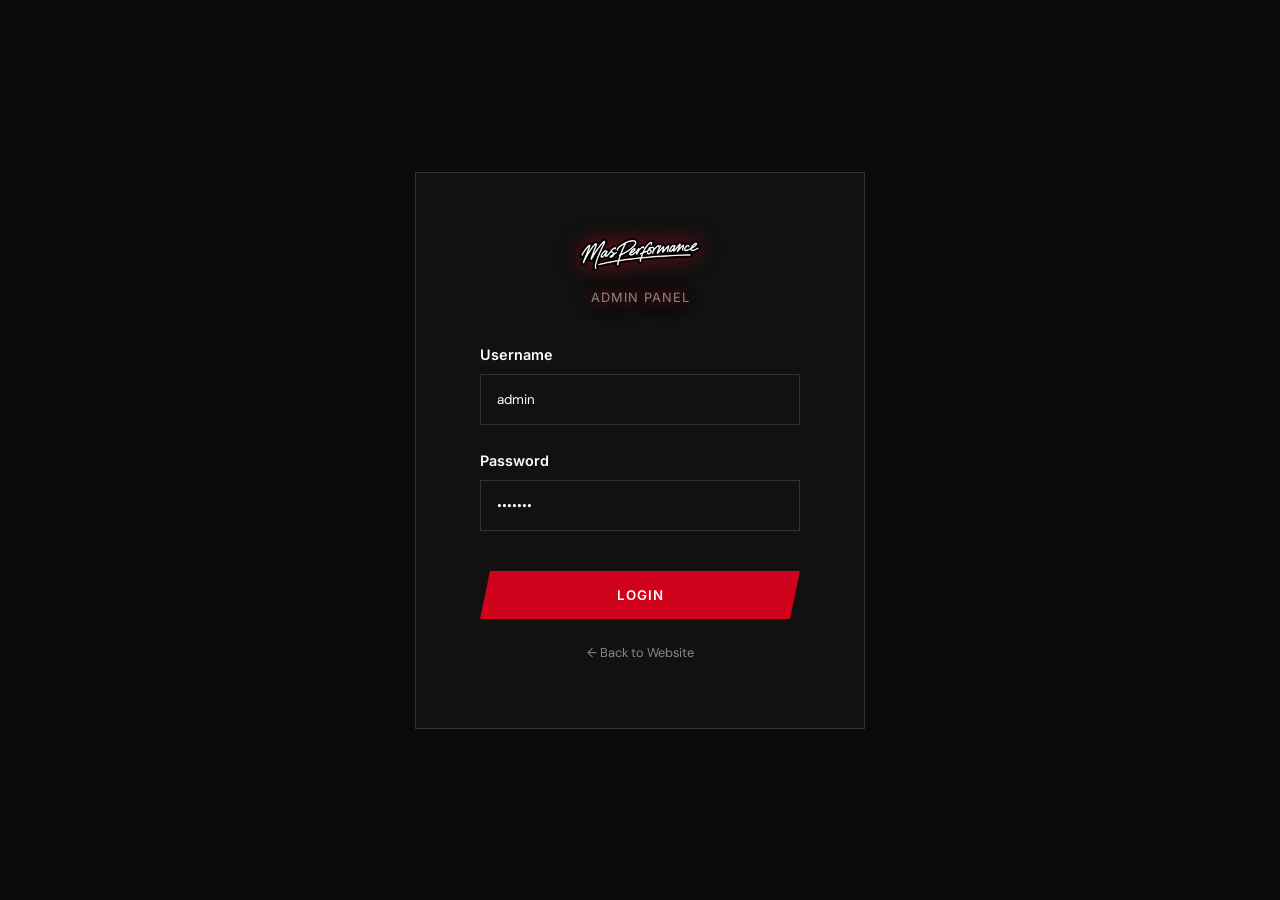
<file: admin/settings.html>
<!DOCTYPE html>
<html lang="en">

<head>
  <meta charset="UTF-8">
  <meta name="viewport" content="width=device-width, initial-scale=1.0">
  <title>Settings | Mas Performance Admin</title>
  <link
    href="https://fonts.googleapis.com/css2?family=DM+Sans:ital,wght@0,400;0,500;0,700;1,400&family=Inter:wght@400;600;700;900&display=swap"
    rel="stylesheet">
  <link rel="stylesheet" href="../css/style.css">
  <link rel="stylesheet" href="../css/admin.css?v=1.3">
</head>

<body>

  <!-- PHP INCLUDE: admin_sidebar -->
  <aside class="admin-sidebar">
    <div class="admin-logo"><img src="../assets/images/MasPerformance.svg" alt="Mas Performance"
        style="height: 35px; width: auto; filter: drop-shadow(0 0 10px rgba(208, 2, 27, 0.5));"></div>
    <nav class="admin-nav">
      <a href="dashboard.html">Dashboard</a>
      <a href="submissions.html">Submissions</a>
      <a href="reviews.html">Reviews</a>
      <a href="projects.html">Projects</a>
      <a href="services.html">Services</a>
      <a href="media.html">Media</a>
      <a href="database.html">Database</a>
      <a href="settings.html" class="active">Settings</a>
    </nav>
    <div class="admin-logout">
      <a href="#" id="logout-btn" style="color:var(--text-muted); font-size:0.9rem;">Logout</a>
    </div>
  </aside>

  <main class="admin-main">
    <header class="admin-header">
      <h1 style="font-family: var(--font-heading); font-size:1.5rem;">Site Settings</h1>
      <button class="btn btn-primary" id="save-settings">Save Changes</button>
    </header>

    <div class="admin-content" style="max-width: 800px;">

      <div class="admin-card" style="padding: 2rem;">

        <div class="settings-section">
          <h3>Theme & Brand</h3>
          <div class="form-group">
            <label>Primary Accent Color</label>
            <div class="color-presets">
              <div class="color-btn" style="background:#d0021b;" data-color="#d0021b"></div>
              <div class="color-btn" style="background:#eab308;" data-color="#eab308"></div>
              <div class="color-btn" style="background:#22c55e;" data-color="#22c55e"></div>
              <div class="color-btn" style="background:#a855f7;" data-color="#a855f7"></div>
              <div class="color-btn" style="background:#3b82f6;" data-color="#3b82f6"></div>
            </div>
            <input type="color" id="custom-color" value="#d0021b" style="margin-top: 1rem;">
          </div>
        </div>

        <div class="settings-section">
          <h3>Homepage Hero</h3>
          <div class="form-group">
            <label>Hero Video URL (MP4)</label>
            <input type="text" class="form-control" value="assets/videos/videomainpage.mp4">
          </div>
          <div style="display: grid; grid-template-columns: 1fr 1fr; gap:1rem;">
            <div class="form-group">
              <label>Headline (RO)</label>
              <textarea class="form-control" style="min-height:80px;">Redefinește\nPuterea</textarea>
            </div>
            <div class="form-group">
              <label>Headline (EN)</label>
              <textarea class="form-control" style="min-height:80px;">Redefine\nPower</textarea>
            </div>
          </div>
        </div>

        <div class="settings-section">
          <h3>Despre Noi</h3>
          <div class="form-group">
            <label>Descriere scurtă (RO) — Acasă & Footer</label>
            <textarea id="about-desc-ro" class="form-control"
              style="min-height:100px;">Suntem o echipă de ingineri pasionați de performanță, cu experiență vastă în optimizarea software-ului auto. Folosim doar echipamente originale și licențiate pentru a garanta siguranța.</textarea>
          </div>
          <div class="form-group">
            <label>Short description (EN) — Home & Footer</label>
            <textarea id="about-desc-en" class="form-control"
              style="min-height:100px;">We are a team of engineers passionate about performance, with vast experience in automotive software optimization. We only use original and licensed equipment to guarantee safety.</textarea>
          </div>
          <div class="form-group">
            <label>Descriere completă (RO) — Pagina Despre Noi</label>
            <textarea id="about-full-ro" class="form-control"
              style="min-height:120px;">Suntem o echipă dedicată de ingineri și pasionați auto, cu un singur scop: să extragem potențialul ascuns al fiecărui motor, păstrând în același timp fiabilitatea și siguranța pe termen lung.</textarea>
          </div>
          <div class="form-group">
            <label>Full description (EN) — About Page</label>
            <textarea id="about-full-en" class="form-control"
              style="min-height:120px;">We are a dedicated team of engineers and car enthusiasts, with one goal: to extract the hidden potential of every engine while maintaining long-term reliability and safety.</textarea>
          </div>
        </div>

        <div class="settings-section">
          <h3>Contact Information</h3>
          <div style="display: grid; grid-template-columns: 1fr 1fr; gap:1rem;">
            <div class="form-group">
              <label>Phone</label>
              <input type="text" class="form-control" value="+40 700 000 000">
            </div>
            <div class="form-group">
              <label>WhatsApp Link</label>
              <input type="text" class="form-control" value="https://wa.me/40700000000">
            </div>
          </div>
          <div class="form-group">
            <label>Email</label>
            <input type="email" class="form-control" value="contact@masperformance.ro">
          </div>
          <div class="form-group">
            <label>Address</label>
            <textarea class="form-control"
              style="min-height:80px;">Bulevardul Iuliu Maniu nr. 1, Sector 6, București</textarea>
          </div>
        </div>

        <div class="settings-section" style="border-bottom:none; margin-bottom:0; padding-bottom:0;">
          <h3>Social Media URLs</h3>
          <div style="display: grid; grid-template-columns: 1fr 1fr; gap:1rem;">
            <div class="form-group">
              <label>Facebook</label>
              <input type="text" class="form-control" value="https://facebook.com">
            </div>
            <div class="form-group">
              <label>Instagram</label>
              <input type="text" class="form-control" value="https://www.instagram.com/mas_performance25">
            </div>
            <div class="form-group">
              <label>YouTube</label>
              <input type="text" class="form-control" value="">
            </div>
            <div class="form-group">
              <label>TikTok</label>
              <input type="text" class="form-control" value="">
            </div>
          </div>
        </div>

      </div>

    </div>
  </main>

  <script src="../js/admin.js?v=1.3"></script>
</body>

</html>
</file>
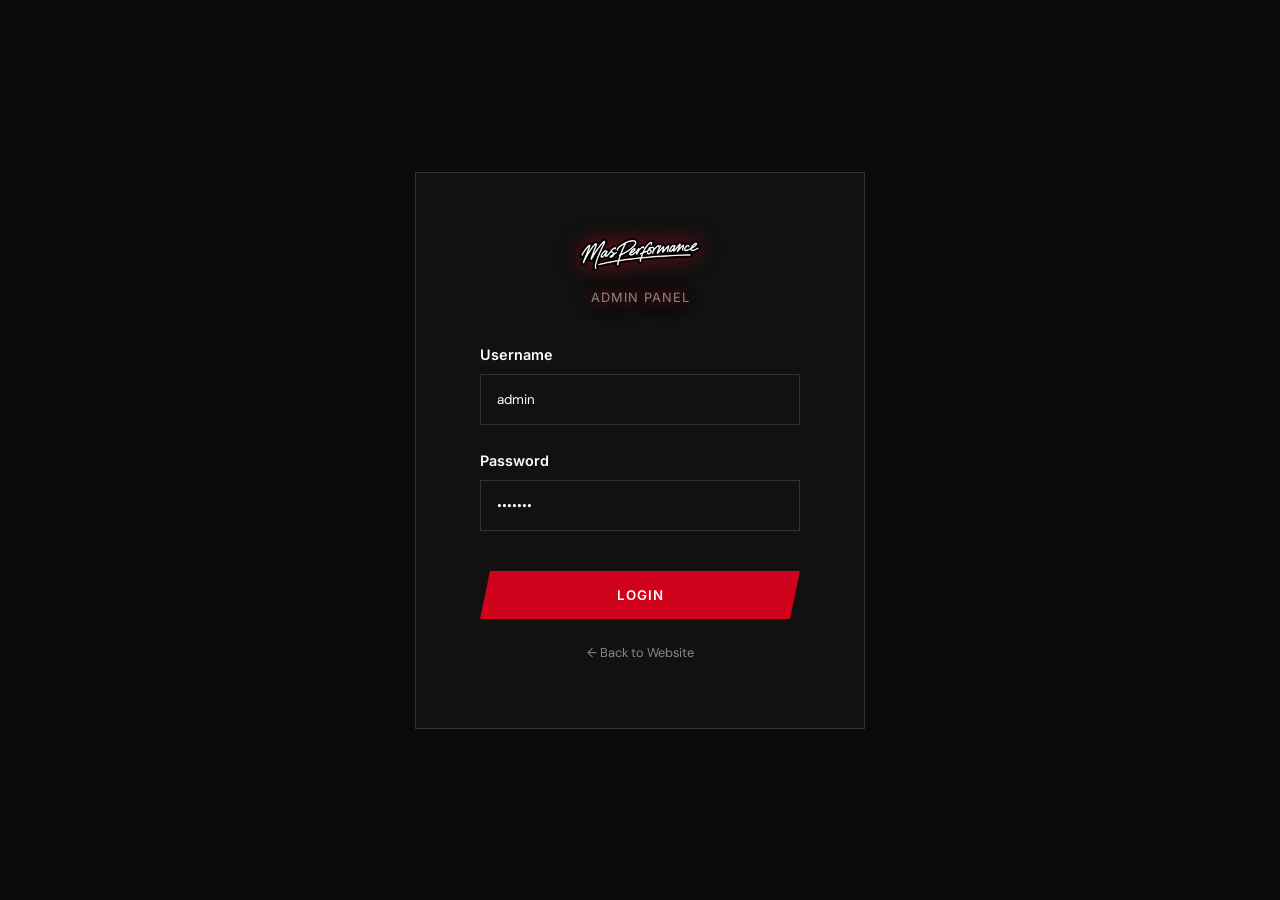
<file: admin/submissions.html>
<!DOCTYPE html>
<html lang="en">
<head>
  <meta charset="UTF-8">
  <meta name="viewport" content="width=device-width, initial-scale=1.0">
  <title>Submissions | Mas Performance Admin</title>
  <link href="https://fonts.googleapis.com/css2?family=DM+Sans:ital,wght@0,400;0,500;0,700;1,400&family=Inter:wght@400;600;700;900&display=swap" rel="stylesheet">
  <link rel="stylesheet" href="../css/style.css">
  <link rel="stylesheet" href="../css/admin.css?v=1.3">
</head>
<body>

  <!-- PHP INCLUDE: admin_sidebar -->
  <aside class="admin-sidebar">
    <div class="admin-logo"><img src="../assets/images/MasPerformance.svg" alt="Mas Performance" style="height: 35px; width: auto; filter: drop-shadow(0 0 10px rgba(208, 2, 27, 0.5));"></div>
    <nav class="admin-nav">
      <a href="dashboard.html">Dashboard</a>
      <a href="submissions.html" class="active">Submissions</a>
      <a href="reviews.html">Reviews</a>
      <a href="projects.html">Projects</a>
      <a href="services.html">Services</a>
      <a href="media.html">Media</a>
      <a href="database.html">Database</a>
      <a href="settings.html">Settings</a>
    </nav>
    <div class="admin-logout">
      <a href="#" id="logout-btn" style="color:var(--text-muted); font-size:0.9rem;">Logout</a>
    </div>
  </aside>

  <main class="admin-main">
    <header class="admin-header">
      <h1 style="font-family: var(--font-heading); font-size:1.5rem;">Contact Submissions</h1>
    </header>

    <div class="admin-content">
      <div class="admin-card">
        <div class="admin-card-header">
          <h2 style="font-family: var(--font-heading); font-size:1.2rem;">All Submissions</h2>
          <button class="btn btn-outline btn-small">Export CSV</button>
        </div>
        <table class="admin-table">
          <thead>
            <tr>
              <th>Name</th>
              <th>Phone</th>
              <th>Car</th>

              <th>Date</th>
              <th>Status</th>
              <th>Actions</th>
            </tr>
          </thead>
          <tbody id="subs-tbody">
            <!-- JS populated -->
          </tbody>
        </table>
      </div>
    </div>
  </main>

  <!-- Submission Details Modal -->
  <div id="sub-modal" class="modal-overlay">
    <div class="modal-content" style="max-width: 600px; padding: 2rem; background: var(--surface-1); border: 1px solid var(--border-color); color: var(--text-primary);">
      <button class="modal-close" onclick="closeModal('sub-modal')" style="background: none; border: none; color: var(--text-muted); font-size: 1.5rem; cursor: pointer; position: absolute; top: 1rem; right: 1rem;">&times;</button>
      <h2 style="font-family: var(--font-heading); font-size:1.4rem; margin-bottom: 1.5rem; color: var(--accent-color);">Submission Details</h2>
      
      <div id="sub-details-content" style="display: flex; flex-direction: column; gap: 1rem; font-size: 0.95rem; line-height: 1.6;">
        <!-- Dynamically populated -->
      </div>
      
      <div style="display: flex; justify-content: flex-end; margin-top: 2rem;">
        <button class="btn btn-primary" onclick="closeModal('sub-modal')">Close</button>
      </div>
    </div>
  </div>

  <script src="../js/admin.js?v=1.3"></script>
</body>
</html>
</file>
<file: css/style.css>
:root {
  --bg-color: #0a0a0a;
  --surface-1: #111111;
  --surface-2: #181818;
  --accent-color: #d0021b;
  /* Red */
  --text-primary: #ffffff;
  --text-muted: #888888;
  --border-color: #333333;
  --logo-glow: 0 0 14px rgba(208, 2, 27, 0.8), 0 0 36px rgba(208, 2, 27, 0.35);

  --font-heading: 'Inter', sans-serif;
  --font-body: 'DM Sans', sans-serif;

  --transition: all 0.3s ease;
}

* {
  margin: 0;
  padding: 0;
  box-sizing: border-box;
}

body {
  background-color: var(--bg-color);
  color: var(--text-primary);
  font-family: var(--font-body);
  line-height: 1.6;
  overflow-x: hidden;
}

h1,
h2,
h3,
h4,
h5,
h6,
.ui-label {
  font-family: var(--font-heading);
  font-weight: 700;
  line-height: 1.2;
}

a {
  color: inherit;
  text-decoration: none;
  transition: var(--transition);
}

a:hover {
  color: var(--accent-color);
}

.text-accent {
  color: var(--accent-color);
}

.text-muted {
  color: var(--text-muted);
}

.logo {
  font-family: var(--font-heading);
  font-weight: 900;
  font-size: 1.5rem;
  text-transform: uppercase;
  letter-spacing: 2px;
  text-shadow: var(--logo-glow);
  color: #fff;
  display: flex;
  align-items: center;
}

.logo-img {
  height: auto;
  width: 235px;
  filter: drop-shadow(0 0 10px rgba(255, 255, 255, 0.5));
  animation: logoPulse 4s infinite alternate;
}

/* Button Styles */
.btn {
  display: inline-flex;
  align-items: center;
  justify-content: center;
  padding: 1rem 2rem;
  font-family: var(--font-heading);
  font-weight: 600;
  text-transform: uppercase;
  letter-spacing: 1px;
  border: none;
  cursor: pointer;
  transition: var(--transition);
  border-radius: 0;
  background: transparent;
  color: var(--text-primary);
  clip-path: polygon(10px 0, 100% 0, calc(100% - 10px) 100%, 0 100%);
}

.btn-primary {
  background-color: var(--accent-color);
  color: #fff;
}

.btn-primary:hover {
  background-color: #fff;
  color: var(--accent-color);
}

.btn-outline {
  background-color: rgba(208, 2, 27, 0.1);
  color: var(--accent-color);
  box-shadow: inset 0 0 0 1px var(--accent-color);
}

.btn-outline:hover {
  background-color: var(--accent-color);
  color: #fff;
}

/* Navbar */
/* PHP INCLUDE START: navbar */
header.navbar {
  position: fixed;
  top: 0;
  width: 100%;
  padding: 1.5rem 5%;
  display: flex;
  justify-content: space-between;
  align-items: center;
  z-index: 1000;
  background: rgba(10, 10, 10, 0.95);
  border-bottom: 1px solid var(--border-color);
  backdrop-filter: blur(10px);
}

.nav-links {
  display: flex;
  gap: 4rem;
}

.nav-links a {
  font-family: var(--font-heading);
  font-size: 1.3rem;
  font-weight: 700;
  text-transform: uppercase;
  letter-spacing: 2px;
  color: var(--text-primary);
  text-decoration: none;
  transition: color 0.3s ease;
}

.nav-links a:hover {
  color: var(--accent-color);
}

.lang-switch {
  font-family: var(--font-heading);
  cursor: pointer;
  display: flex;
  gap: 0.5rem;
}

.lang-switch span.active {
  color: var(--accent-color);
}

/* Hero Section */
.hero {
  position: relative;
  height: 100vh;
  display: flex;
  align-items: center;
  justify-content: center;
  overflow: hidden;
}

.hero-video {
  position: absolute;
  top: 0;
  left: 0;
  width: 100%;
  height: 100%;
  object-fit: cover;
  z-index: -2;
}

.hero-overlay {
  position: absolute;
  top: 0;
  left: 0;
  width: 100%;
  height: 100%;
  background: transparent;
  z-index: -1;
}

.hero-center-wrapper {
  z-index: 10;
  display: flex;
  align-items: center;
  justify-content: center;
  width: 100%;
  margin-top: calc(-25vh - 200px);
}

.hero-center-logo {
  width: 90%;
  max-width: 600px;
  height: auto;
  animation: logoPulseNoGlow 4s infinite alternate;
}

@keyframes logoPulseNoGlow {
  0% {
    transform: scale(1);
  }
  100% {
    transform: scale(1.02);
  }
}

@keyframes logoPulse {
  0% {
    transform: scale(1);
    filter: drop-shadow(0 0 15px rgba(255, 255, 255, 0.3));
  }

  100% {
    transform: scale(1.02);
    filter: drop-shadow(0 0 30px rgba(255, 255, 255, 0.6));
  }
}


.stats-strip {
  display: grid;
  grid-template-columns: repeat(4, 1fr);
  border-top: 1px solid var(--border-color);
  border-bottom: 1px solid var(--border-color);
}

.stat-item {
  padding: 3rem 2rem;
  text-align: center;
  border-right: 1px solid var(--border-color);
}

.stat-item:last-child {
  border-right: none;
}

.stat-num {
  font-size: 3.5rem;
  font-family: var(--font-heading);
  font-weight: 700;
  margin-bottom: 0.5rem;
}

.stat-num span {
  color: var(--accent-color);
}

.stat-label {
  font-size: 0.85rem;
  text-transform: uppercase;
  letter-spacing: 2px;
  color: var(--text-muted);
}

/* Common Section Styles */
.section {
  padding: 8rem 5%;
}

.section-header {
  margin-bottom: 4rem;
}

.section-title {
  font-size: 3rem;
  margin-bottom: 1rem;
}

.section-title span {
  color: var(--accent-color);
}

/* Services Grid */
.services-grid {
  display: grid;
  grid-template-columns: repeat(3, 1fr);
  gap: 2rem;
}

/* PHP INCLUDE START: service-card */
.service-card {
  background: linear-gradient(135deg, var(--surface-1) 0%, rgba(17, 17, 17, 0) 100%);
  padding: 3rem 2rem;
  border-top: 2px solid transparent;
  transition: var(--transition);
  position: relative;
  clip-path: polygon(0 0, 100% 0, 100% calc(100% - 30px), calc(100% - 30px) 100%, 0 100%);
}

.service-card:hover {
  border-top-color: var(--accent-color);
  background: linear-gradient(135deg, var(--surface-2) 0%, rgba(24, 24, 24, 0) 100%);
}

.service-num {
  position: absolute;
  top: 1rem;
  right: 1rem;
  font-family: var(--font-heading);
  font-weight: 700;
  color: var(--text-muted);
  opacity: 0.5;
  font-size: 1.2rem;
}

.service-card h3 {
  font-size: 1.5rem;
  margin-bottom: 1rem;
}

/* About Section */
.about-grid {
  display: grid;
  grid-template-columns: 1fr 1fr;
  gap: 4rem;
  align-items: center;
}

.about-img {
  position: relative;
  aspect-ratio: 4/5;
  overflow: hidden;
}

.about-img img {
  width: 100%;
  height: 100%;
  object-fit: cover;
  object-position: center;
  padding: 0;
}

.about-text ul {
  list-style: none;
  margin: 2rem 0;
}

.about-text li {
  position: relative;
  padding-left: 2rem;
  margin-bottom: 1rem;
}

.about-text li::before {
  content: '';
  position: absolute;
  left: 0;
  top: 10px;
  width: 12px;
  height: 2px;
  background-color: var(--accent-color);
}

/* Tuning Tool */
.tuning-tool-container {
  background-color: var(--surface-1);
  padding: 3rem;
  border: 1px solid var(--border-color);
}

.tuning-selectors {
  display: grid;
  grid-template-columns: repeat(4, 1fr);
  gap: 1rem;
  margin-bottom: 2rem;
}

select {
  width: 100%;
  padding: 1rem;
  background-color: var(--bg-color);
  color: var(--text-primary);
  border: 1px solid var(--border-color);
  font-family: var(--font-body);
  border-radius: 0;
  appearance: none;
  cursor: pointer;
}

select:focus {
  outline: none;
  border-color: var(--accent-color);
}

.tuning-result {
  display: none;
  border-top: 1px solid var(--border-color);
  padding-top: 2rem;
}

.tuning-result.active {
  display: block;
}

.stage-bars {
  display: grid;
  grid-template-columns: 1fr;
  gap: 1.5rem;
}

.bar-row {
  display: flex;
  align-items: center;
  gap: 1rem;
}

.bar-label {
  width: 80px;
  font-family: var(--font-heading);
  font-weight: 700;
}

.bar-track {
  flex-grow: 1;
  height: 8px;
  background-color: var(--surface-2);
  position: relative;
}

.bar-fill {
  height: 100%;
  background-color: var(--text-muted);
  width: 0%;
  transition: width 1s ease-out;
}

.bar-fill.accent {
  background-color: var(--accent-color);
}

.bar-value {
  width: 100px;
  text-align: right;
  font-family: var(--font-heading);
}

/* Reviews */
.reviews-wrapper {
  width: 100%;
  overflow: hidden;
  padding: 2rem 0;
  position: relative;
}

.reviews-wrapper::before,
.reviews-wrapper::after {
  content: "";
  position: absolute;
  top: 0;
  width: 15%;
  height: 100%;
  z-index: 2;
  pointer-events: none;
}

.reviews-wrapper::before {
  left: 0;
  background: linear-gradient(to right, var(--bg-color), transparent);
}

.reviews-wrapper::after {
  right: 0;
  background: linear-gradient(to left, var(--bg-color), transparent);
}

.reviews-track {
  display: flex;
  gap: 2rem;
  width: max-content;
  animation: scrollLeft 40s linear infinite;
}

.reviews-track:hover {
  animation-play-state: paused;
}

/* PHP INCLUDE START: review-card */
.review-card {
  width: 350px;
  flex-shrink: 0;
  padding: 3rem;
  border: 1px solid var(--border-color);
  border-radius: 12px;
  background: radial-gradient(circle at top left, var(--surface-2) 0%, var(--surface-1) 100%);
}

.stars {
  color: var(--accent-color);
  margin-bottom: 1rem;
  font-size: 1.2rem;
}

.review-text {
  font-style: italic;
  margin-bottom: 1.5rem;
}

.review-author {
  font-family: var(--font-heading);
  font-weight: 700;
}

.review-car {
  font-size: 0.85rem;
  color: var(--text-muted);
  text-transform: uppercase;
}

/* Partners */
.partners {
  padding: 3rem 0;
  border-top: 1px solid var(--border-color);
  border-bottom: 1px solid var(--border-color);
  overflow: hidden;
  white-space: nowrap;
}

.partners-track {
  display: flex;
  align-items: center;
  width: max-content;
  animation: scrollLeft 30s linear infinite;
}

.partners-track img {
  height: 50px;
  width: auto;
  margin: 0 4rem;
  filter: brightness(0) invert(1);
  opacity: 0.6;
  transition: opacity 0.3s ease;
}

.partners-track img:hover {
  opacity: 1;
}

@keyframes scrollLeft {
  0% {
    transform: translateX(0);
  }

  100% {
    transform: translateX(-50%);
  }
}

/* CTA Banner */
.cta-banner {
  background-color: var(--accent-color);
  padding: 6rem 5%;
  text-align: center;
  color: #fff;
}

.cta-banner h2 {
  font-size: 3.5rem;
  margin-bottom: 2rem;
}

.cta-banner .btn {
  background-color: #fff;
  color: var(--accent-color);
}

.cta-banner .btn:hover {
  background-color: var(--surface-1);
  color: #fff;
  border-color: var(--surface-1);
}

/* Footer */
/* PHP INCLUDE START: footer */
.footer {
  background-color: var(--bg-color);
  padding: 5rem 5% 2rem 5%;
  border-top: 1px solid var(--border-color);
}

.footer-grid {
  display: grid;
  grid-template-columns: 2fr 1fr 1.5fr;
  gap: 3rem;
  margin-bottom: 4rem;
}

.footer-logo {
  margin-bottom: 1rem;
  display: inline-block;
}

.footer h4 {
  margin-bottom: 1.5rem;
  font-size: 1.2rem;
}

.footer ul {
  list-style: none;
}

.footer ul li {
  margin-bottom: 0.8rem;
}

.footer ul li a {
  color: var(--text-muted);
}

.footer ul li a:hover {
  color: var(--accent-color);
}

.footer-bottom {
  text-align: center;
  padding-top: 2rem;
  border-top: 1px solid var(--border-color);
  color: var(--text-muted);
  font-size: 0.9rem;
}

/* Forms */
.form-group {
  margin-bottom: 1.5rem;
}

.form-group label {
  display: block;
  margin-bottom: 0.5rem;
  font-family: var(--font-heading);
  font-weight: 600;
  font-size: 0.9rem;
}

.form-control {
  width: 100%;
  padding: 1rem;
  background-color: var(--surface-1);
  border: 1px solid var(--border-color);
  color: var(--text-primary);
  font-family: var(--font-body);
  border-radius: 0;
  transition: var(--transition);
}

.form-control:focus {
  outline: none;
  border-color: var(--accent-color);
}

textarea.form-control {
  min-height: 150px;
  resize: vertical;
}

.error-msg {
  color: var(--accent-color);
  font-size: 0.85rem;
  margin-top: 0.5rem;
  display: none;
}

.form-group.has-error .form-control {
  border-color: var(--accent-color);
}

.form-group.has-error .error-msg {
  display: block;
}

.checkbox-grid {
  display: grid;
  grid-template-columns: repeat(2, 1fr);
  gap: 1rem;
}

.checkbox-label {
  display: flex;
  align-items: center;
  gap: 0.5rem;
  cursor: pointer;
  font-size: 0.95rem;
}

.checkbox-label input[type="checkbox"],
.radio-label input[type="radio"] {
  accent-color: var(--accent-color);
  width: 16px;
  height: 16px;
}

/* Contact Layout */
.contact-grid {
  display: grid;
  grid-template-columns: 2fr 1fr;
  gap: 4rem;
}

.contact-info-card {
  background-color: var(--surface-1);
  padding: 3rem;
  border: 1px solid var(--border-color);
  position: sticky;
  top: 100px;
}

.info-item {
  margin-bottom: 2rem;
}

.info-item h4 {
  color: var(--text-muted);
  font-size: 0.85rem;
  text-transform: uppercase;
  letter-spacing: 1px;
  margin-bottom: 0.5rem;
}

.info-item p {
  font-size: 1.1rem;
}

.map-embed {
  width: 100%;
  height: 200px;
  filter: grayscale(100%);
  margin-bottom: 2rem;
}

.social-links {
  display: flex;
  gap: 1rem;
}

.social-links a {
  display: inline-flex;
  width: 45px;
  height: 45px;
  background-color: var(--surface-2);
  align-items: center;
  justify-content: center;
  clip-path: polygon(25% 0%, 75% 0%, 100% 50%, 75% 100%, 25% 100%, 0% 50%);
  transition: var(--transition);
}

.social-links a:hover {
  background-color: var(--accent-color);
}

.social-links a svg {
  width: 20px;
  height: 20px;
}

/* Page Header (Inner pages) */
.page-header {
  padding: 12rem 5% 8rem 5%;
  background: linear-gradient(135deg, var(--surface-2) 0%, var(--surface-1) 100%);
  clip-path: polygon(0 0, 100% 0, 100% 100%, 0 calc(100% - 4vw));
  margin-bottom: 3rem;
}

.page-header h1 {
  font-size: 4rem;
}

/* Tuning DB Table */
.tuning-table-container {
  overflow-x: auto;
  margin-top: 4rem;
}

.tuning-table {
  width: 100%;
  border-collapse: collapse;
}

.tuning-table th,
.tuning-table td {
  padding: 1rem;
  text-align: left;
  border-bottom: 1px solid var(--border-color);
}

.tuning-table th {
  font-family: var(--font-heading);
  font-weight: 700;
  text-transform: uppercase;
  font-size: 0.85rem;
  color: var(--text-muted);
  background-color: var(--surface-1);
}

.tuning-table tbody tr:hover {
  background-color: var(--surface-2);
}

.hp-nm {
  white-space: nowrap;
}

.text-green {
  color: #4ade80;
}

/* Partners Gallery */
.partners-gallery {
  display: flex;
  flex-wrap: wrap;
  justify-content: center;
  gap: 0.5rem 2rem;
  width: 100%;
  max-width: 1300px;
  margin: 0 auto;
  padding: 1rem 0;
}

.partner-img-wrapper {
  flex: 1 1 250px;
  max-width: 300px;
  background: transparent;
  padding: 1rem;
  display: flex;
  justify-content: center;
  align-items: center;
  min-height: 200px;
  clip-path: polygon(15px 0, 100% 0, calc(100% - 15px) 100%, 0 100%);
  transition: var(--transition);
  border: 1px solid transparent;
  cursor: pointer;
}

.partner-img-wrapper:hover {
  background: rgba(208, 2, 27, 0.08);
  border-color: rgba(208, 2, 27, 0.3);
  transform: translateY(-5px);
  box-shadow: 0 10px 20px rgba(0, 0, 0, 0.3), 0 0 15px rgba(208, 2, 27, 0.1);
}

.partner-img-wrapper img {
  background-color: transparent;
  padding: 10px;
  border-radius: 15px;
  filter: drop-shadow(0 0 10px rgba(255, 255, 255, 0.3));
  transition: all 0.3s ease;
  max-width: 100%;
  max-height: 180px;
  width: auto;
  object-fit: contain;
}

.partner-img-wrapper:hover img {
  background-color: rgba(255, 255, 255, 0.35);
  animation: logoPulse 2s infinite alternate;
}

/* Modal Popup Styles */
.modal-overlay {
  position: fixed;
  top: 0;
  left: 0;
  width: 100%;
  height: 100%;
  background: rgba(5, 5, 5, 0.85);
  backdrop-filter: blur(12px);
  -webkit-backdrop-filter: blur(12px);
  display: flex;
  justify-content: center;
  align-items: center;
  z-index: 2000;
  opacity: 0;
  pointer-events: none;
  transition: opacity 0.4s cubic-bezier(0.16, 1, 0.3, 1);
}

.modal-overlay.active {
  opacity: 1;
  pointer-events: auto;
}

.modal-content {
  background: var(--surface-1);
  border: 1px solid var(--border-color);
  width: 90%;
  max-width: 800px;
  position: relative;
  clip-path: polygon(20px 0, 100% 0, calc(100% - 20px) 100%, 0 100%);
  transform: scale(0.9);
  transition: transform 0.4s cubic-bezier(0.16, 1, 0.3, 1);
  box-shadow: 0 25px 50px -12px rgba(0, 0, 0, 0.5), 
              0 0 40px rgba(208, 2, 27, 0.2);
}

.modal-overlay.active .modal-content {
  transform: scale(1);
}

.modal-close {
  position: absolute;
  top: 1.5rem;
  right: 2rem;
  background: none;
  border: none;
  color: var(--text-muted);
  font-size: 2.5rem;
  line-height: 1;
  cursor: pointer;
  transition: var(--transition);
  z-index: 10;
}

.modal-close:hover {
  color: var(--accent-color);
}

.modal-body {
  display: grid;
  grid-template-columns: 1fr 1.2fr;
  align-items: stretch;
  min-height: 380px;
}

.modal-left {
  background: var(--surface-2);
  padding: 3rem;
  display: flex;
  justify-content: center;
  align-items: center;
  border-right: 1px solid var(--border-color);
}

.modal-left img {
  max-width: 100%;
  max-height: 160px;
  object-fit: contain;
  filter: drop-shadow(0 0 15px rgba(255, 255, 255, 0.05));
}

.modal-right {
  padding: 4rem 3rem;
  display: flex;
  flex-direction: column;
  justify-content: center;
}

.modal-right h3 {
  font-size: 2.2rem;
  margin-bottom: 1rem;
  color: var(--text-primary);
  position: relative;
  display: inline-block;
}

.modal-right h3::after {
  content: '';
  position: absolute;
  bottom: -6px;
  left: 0;
  width: 50px;
  height: 3px;
  background: var(--accent-color);
}

.modal-right p {
  color: var(--text-muted);
  line-height: 1.8;
  font-size: 1.05rem;
  margin-top: 1.5rem;
}

@media (max-width: 768px) {
  .modal-body {
    grid-template-columns: 1fr;
  }
  .modal-left {
    padding: 2.5rem;
    height: auto;
    border-right: none;
    border-bottom: 1px solid var(--border-color);
  }
  .modal-right {
    padding: 2.5rem;
  }
  .modal-content {
    clip-path: none;
  }
  .modal-close {
    top: 1rem;
    right: 1.5rem;
  }
}

/* ============================================================
   Despre Noi – Photo Carousel (sits inside .about-img, in place
   of the old single Workshop photo)
   ============================================================ */
.gallery-carousel {
  position: relative;
  width: 100%;
  overflow: hidden;
  border: 1px solid var(--border-color);
  background: var(--surface-1);
}

.about-img .gallery-carousel,
.about-img .carousel-track,
.about-img .carousel-slide {
  height: 100%;
}

.about-img .carousel-empty {
  height: 100%;
  box-sizing: border-box;
  display: flex;
  align-items: center;
  justify-content: center;
}

#lightbox-carousel,
#lightbox-carousel .carousel-track,
#lightbox-carousel .carousel-slide {
  height: 100%;
}

.carousel-track {
  display: flex;
  transition: transform 0.55s cubic-bezier(0.25, 0.46, 0.45, 0.94);
  will-change: transform;
}

.carousel-slide {
  /* flex-basis must be a definite 100% (not "auto") — otherwise a flex
     item sized by content fights the img's own width:100%, and very
     wide/tall photos blow the slide out to their natural aspect ratio
     instead of being contained within the frame. */
  flex: 0 0 100%;
  width: 100%;
  min-width: 100%;
  height: 520px;
  position: relative;
  overflow: hidden;
}

.carousel-slide-bg {
  position: absolute;
  inset: 0;
  width: 100%;
  height: 100%;
  object-fit: cover;
  filter: blur(30px) brightness(0.55);
  transform: scale(1.15);
}

.carousel-slide-fg,
.about-img .carousel-slide-fg {
  position: relative;
  width: 100%;
  height: 100%;
  object-fit: contain;
  display: block;
  transition: transform 0.6s ease;
}

.about-img .carousel-slide-bg {
  object-fit: cover;
}

.carousel-slide:hover .carousel-slide-fg {
  transform: scale(1.03);
}

/* Overlay gradient bottom */
.carousel-slide::after {
  content: '';
  position: absolute;
  bottom: 0;
  left: 0;
  right: 0;
  height: 30%;
  background: linear-gradient(to top, rgba(10,10,10,0.6), transparent);
  pointer-events: none;
}

/* Navigation Buttons */
.carousel-btn {
  position: absolute;
  top: 50%;
  transform: translateY(-50%);
  background: rgba(10, 10, 10, 0.65);
  border: 1px solid rgba(255,255,255,0.15);
  color: #fff;
  width: 52px;
  height: 52px;
  display: flex;
  align-items: center;
  justify-content: center;
  cursor: pointer;
  z-index: 10;
  backdrop-filter: blur(8px);
  -webkit-backdrop-filter: blur(8px);
  transition: background 0.3s ease, border-color 0.3s ease, transform 0.3s ease;
  border-radius: 0;
  clip-path: polygon(10px 0, 100% 0, calc(100% - 10px) 100%, 0 100%);
}

.carousel-btn:hover {
  background: var(--accent-color);
  border-color: var(--accent-color);
}

.carousel-btn svg {
  width: 22px;
  height: 22px;
  flex-shrink: 0;
}

.carousel-btn-prev { left: 1.5rem; }
.carousel-btn-next { right: 1.5rem; }

/* Dots */
.carousel-dots {
  position: absolute;
  bottom: 1.25rem;
  left: 50%;
  transform: translateX(-50%);
  display: flex;
  gap: 0.5rem;
  z-index: 10;
}

.carousel-dot {
  width: 8px;
  height: 8px;
  border-radius: 50%;
  background: rgba(255,255,255,0.35);
  cursor: pointer;
  transition: background 0.3s ease, transform 0.3s ease;
  border: none;
  padding: 0;
}

.carousel-dot.active {
  background: var(--accent-color);
  transform: scale(1.4);
  box-shadow: 0 0 8px rgba(208,2,27,0.6);
}

.carousel-dot:hover:not(.active) {
  background: rgba(255,255,255,0.7);
}

/* Empty state */
.carousel-empty {
  text-align: center;
  padding: 5rem 2rem;
  color: var(--text-muted);
  border: 2px dashed var(--border-color);
  font-style: italic;
}

/* ============================================================ */

/* Responsive */
@media (max-width: 1024px) {
  .hero h1 {
    font-size: 4rem;
  }

  .stats-strip {
    grid-template-columns: repeat(2, 1fr);
  }

  .stat-item {
    border-bottom: 1px solid var(--border-color);
  }

  .services-grid {
    grid-template-columns: repeat(2, 1fr);
  }

  .tuning-selectors {
    grid-template-columns: repeat(2, 1fr);
  }

  .reviews-grid {
    grid-template-columns: repeat(2, 1fr);
  }

  .footer-grid {
    grid-template-columns: repeat(2, 1fr);
  }
}

@media (max-width: 768px) {
  .hero h1 {
    font-size: 3rem;
  }

  .about-grid {
    grid-template-columns: 1fr;
  }

  .services-grid {
    grid-template-columns: 1fr;
  }

  .tuning-selectors {
    grid-template-columns: 1fr;
  }

  .reviews-grid {
    grid-template-columns: 1fr;
  }

  .footer-grid {
    grid-template-columns: 1fr;
  }

  .contact-grid {
    grid-template-columns: 1fr;
  }

  .checkbox-grid {
    grid-template-columns: 1fr;
  }

  .nav-links {
    display: none;
  }

  /* Simple mobile menu handling would go here */
  .contact-info-card {
    position: static;
  }
}
</file>
<file: css/admin.css>
/* Admin Dashboard Styles */
:root {
  --sidebar-width: 250px;
}

body {
  background-color: var(--bg-color);
  display: flex;
}

/* Sidebar */
.admin-sidebar {
  width: var(--sidebar-width);
  height: 100vh;
  position: fixed;
  left: 0;
  top: 0;
  background-color: var(--surface-1);
  border-right: 1px solid var(--border-color);
  display: flex;
  flex-direction: column;
}

.admin-logo {
  padding: 2rem;
  border-bottom: 1px solid var(--border-color);
  font-family: var(--font-heading);
  font-weight: 900;
  font-size: 1.2rem;
  color: #fff;
  text-transform: uppercase;
}
.admin-logo span { color: var(--accent-color); }

.admin-nav {
  flex-grow: 1;
  padding: 2rem 0;
  display: flex;
  flex-direction: column;
}

.admin-nav a {
  padding: 1rem 2rem;
  display: flex;
  align-items: center;
  gap: 1rem;
  color: var(--text-muted);
  font-family: var(--font-heading);
  font-size: 0.9rem;
  text-transform: uppercase;
  border-left: 3px solid transparent;
}

.admin-nav a:hover, .admin-nav a.active {
  color: #fff;
  background-color: var(--surface-2);
  border-left-color: var(--accent-color);
}

.admin-logout {
  padding: 2rem;
  border-top: 1px solid var(--border-color);
}

/* Main Content */
.admin-main {
  margin-left: var(--sidebar-width);
  flex-grow: 1;
  min-height: 100vh;
}

.admin-header {
  padding: 2rem 3rem;
  border-bottom: 1px solid var(--border-color);
  display: flex;
  justify-content: space-between;
  align-items: center;
  background-color: var(--bg-color);
}

.admin-content {
  padding: 3rem;
}

/* Dashboard Grid */
.dashboard-stats {
  display: grid;
  grid-template-columns: repeat(4, 1fr);
  gap: 1.5rem;
  margin-bottom: 3rem;
}

.admin-stat-card {
  background-color: var(--surface-1);
  padding: 2rem;
  border: 1px solid var(--border-color);
}

.admin-stat-card h3 {
  font-size: 0.85rem;
  color: var(--text-muted);
  text-transform: uppercase;
  margin-bottom: 0.5rem;
}

.admin-stat-card .num {
  font-size: 2.5rem;
  font-family: var(--font-heading);
  font-weight: 700;
}

/* Admin Tables */
.admin-card {
  background-color: var(--surface-1);
  border: 1px solid var(--border-color);
  margin-bottom: 3rem;
}

.admin-card-header {
  padding: 1.5rem 2rem;
  border-bottom: 1px solid var(--border-color);
  display: flex;
  justify-content: space-between;
  align-items: center;
}

.admin-table {
  width: 100%;
  border-collapse: collapse;
}

.admin-table th, .admin-table td {
  padding: 1rem 2rem;
  text-align: left;
  border-bottom: 1px solid var(--border-color);
}

.admin-table th {
  background-color: var(--surface-2);
  color: var(--text-muted);
  font-family: var(--font-heading);
  font-size: 0.8rem;
  text-transform: uppercase;
}

.admin-table tr:last-child td {
  border-bottom: none;
}

.action-btns {
  display: flex;
  gap: 0.5rem;
}

.btn-small {
  padding: 0.5rem 1rem;
  font-size: 0.8rem;
}

/* Badges */
.badge {
  padding: 0.25rem 0.5rem;
  border-radius: 3px;
  font-size: 0.75rem;
  font-family: var(--font-heading);
  text-transform: uppercase;
  font-weight: 700;
}
.badge-success { background-color: rgba(74, 222, 128, 0.1); color: #4ade80; }
.badge-warning { background-color: rgba(250, 204, 21, 0.1); color: #facc15; }
.badge-danger { background-color: rgba(248, 113, 113, 0.1); color: #f87171; }

/* Login Page */
.login-body {
  display: flex;
  align-items: center;
  justify-content: center;
  height: 100vh;
  margin: 0;
}

.login-card {
  background-color: var(--surface-1);
  padding: 4rem;
  border: 1px solid var(--border-color);
  width: 100%;
  max-width: 450px;
}

.login-card .logo {
  text-align: center;
  display: block;
  margin-bottom: 3rem;
}

/* Modals */
.modal-overlay {
  position: fixed;
  top: 0;
  left: 0;
  width: 100%;
  height: 100%;
  background: rgba(0,0,0,0.8);
  display: flex;
  align-items: center;
  justify-content: center;
  z-index: 2000;
  opacity: 0;
  pointer-events: none;
  transition: opacity 0.3s;
}

.modal-overlay.active {
  opacity: 1;
  pointer-events: all;
}

.modal-content {
  background: var(--surface-1);
  border: 1px solid var(--border-color);
  width: 100%;
  max-width: 600px;
  max-height: 90vh;
  overflow-y: auto;
  padding: 2rem;
  position: relative;
}

.modal-close {
  position: absolute;
  top: 1rem;
  right: 1rem;
  background: transparent;
  border: none;
  color: var(--text-muted);
  font-size: 1.5rem;
  cursor: pointer;
}

/* Settings Form */
.settings-section {
  margin-bottom: 3rem;
  padding-bottom: 2rem;
  border-bottom: 1px solid var(--border-color);
}

.settings-section h3 {
  margin-bottom: 1.5rem;
  color: var(--accent-color);
}

.color-presets {
  display: flex;
  gap: 1rem;
  margin-bottom: 1rem;
}

.color-btn {
  width: 40px;
  height: 40px;
  border: 2px solid transparent;
  cursor: pointer;
}
.color-btn.active { border-color: #fff; }

/* Media Uploader */
.drop-zone {
  border: 2px dashed var(--border-color);
  padding: 4rem 2rem;
  text-align: center;
  color: var(--text-muted);
  cursor: pointer;
  transition: var(--transition);
  margin-bottom: 2rem;
}

.drop-zone.dragover {
  border-color: var(--accent-color);
  background: rgba(208,2,27,0.05);
}

.media-grid {
  display: grid;
  grid-template-columns: repeat(auto-fill, minmax(200px, 1fr));
  gap: 1.5rem;
}

.media-item {
  position: relative;
  background-color: var(--surface-2);
  border: 1px solid var(--border-color);
  border-radius: 4px;
  overflow: hidden;
  display: flex;
  flex-direction: column;
  transition: var(--transition);
}

.media-item:hover {
  border-color: var(--accent-color);
  box-shadow: 0 4px 20px rgba(0, 0, 0, 0.5);
}

.media-item-img-container {
  position: relative;
  width: 100%;
  height: 150px;
  overflow: hidden;
}

.media-item img {
  width: 100%;
  height: 100%;
  object-fit: cover;
  transition: transform 0.3s ease;
}

.media-item:hover img {
  transform: scale(1.05);
}

.media-item-info {
  padding: 1rem;
  display: flex;
  flex-direction: column;
  gap: 0.5rem;
}

.media-item-info label {
  font-size: 0.75rem;
  text-transform: uppercase;
  color: var(--text-muted);
  font-weight: 600;
  margin-bottom: 0.1rem;
}

.media-item select {
  width: 100%;
  padding: 0.5rem;
  background-color: var(--bg-color);
  color: var(--text-primary);
  border: 1px solid var(--border-color);
  font-family: var(--font-body);
  font-size: 0.8rem;
  border-radius: 2px;
  cursor: pointer;
  outline: none;
  transition: var(--transition);
}

.media-item select:focus {
  border-color: var(--accent-color);
}

.media-item .delete-btn {
  position: absolute;
  top: 5px;
  right: 5px;
  background: rgba(208, 2, 27, 0.85);
  color: white;
  border: none;
  width: 26px;
  height: 26px;
  border-radius: 50%;
  cursor: pointer;
  display: flex;
  align-items: center;
  justify-content: center;
  font-size: 0.9rem;
  font-weight: bold;
  transition: var(--transition);
  z-index: 10;
}

.media-item .delete-btn:hover {
  background: var(--accent-color);
  transform: scale(1.1);
}

.media-slot-badge {
  position: absolute;
  top: 5px;
  left: 5px;
  background-color: var(--accent-color);
  color: #fff;
  padding: 0.25rem 0.5rem;
  font-size: 0.7rem;
  font-weight: bold;
  text-transform: uppercase;
  border-radius: 2px;
  box-shadow: 0 2px 10px rgba(208, 2, 27, 0.4);
  z-index: 5;
  pointer-events: none;
  animation: pulseBadge 2s infinite alternate;
}

@keyframes pulseBadge {
  0% { opacity: 0.95; box-shadow: 0 0 5px rgba(208,2,27,0.4); }
  100% { opacity: 1; box-shadow: 0 0 15px rgba(208,2,27,0.8); }
}

/* URL Upload section */
.url-upload-form {
  background-color: var(--surface-1);
  border: 1px solid var(--border-color);
  padding: 1.5rem;
  margin-bottom: 2rem;
  display: flex;
  gap: 1rem;
  align-items: center;
}

.url-upload-form h3 {
  font-size: 1rem;
  font-family: var(--font-heading);
  white-space: nowrap;
}

.url-upload-form form {
  display: flex;
  gap: 0.5rem;
  flex-grow: 1;
}

.url-upload-form input[type="url"] {
  flex-grow: 1;
  padding: 0.5rem 1rem;
  background-color: var(--bg-color);
  color: var(--text-primary);
  border: 1px solid var(--border-color);
  outline: none;
  font-family: var(--font-body);
}

.url-upload-form input[type="url"]:focus {
  border-color: var(--accent-color);
}

/* Media Library Tabs */
.media-chapters {
  margin-bottom: 2rem;
}

.media-tab-nav {
  display: flex;
  gap: 0.5rem;
  border-bottom: 1px solid var(--border-color);
}

.media-tab-btn {
  display: flex;
  align-items: center;
  gap: 0.5rem;
  padding: 0.9rem 1.5rem;
  background: transparent;
  border: none;
  color: var(--text-muted);
  font-family: var(--font-heading);
  font-size: 0.85rem;
  text-transform: uppercase;
  letter-spacing: 1px;
  cursor: pointer;
  border-bottom: 2px solid transparent;
  transition: var(--transition);
}

.media-tab-btn:hover {
  color: #fff;
}

.media-tab-btn.active {
  color: var(--accent-color);
  border-bottom-color: var(--accent-color);
}

.media-panel {
  display: none;
}

.media-panel.active {
  display: block;
}

.media-chapter-header {
  display: flex;
  justify-content: space-between;
  align-items: flex-start;
  flex-wrap: wrap;
  gap: 1rem;
  margin-bottom: 1.5rem;
}

/* Project Management Styles */
.project-thumbnail {
  width: 90px;
  height: 60px;
  object-fit: cover;
  border: 1px solid var(--border-color);
  border-radius: 4px;
}

.admin-table td {
  vertical-align: middle;
}

.project-media-section .drop-zone {
  padding: 1.5rem 1rem;
  margin-bottom: 0.5rem;
}

.project-media-section .drop-zone.dragover {
  border-color: var(--accent-color);
  background: rgba(208, 2, 27, 0.05);
}
</file>
